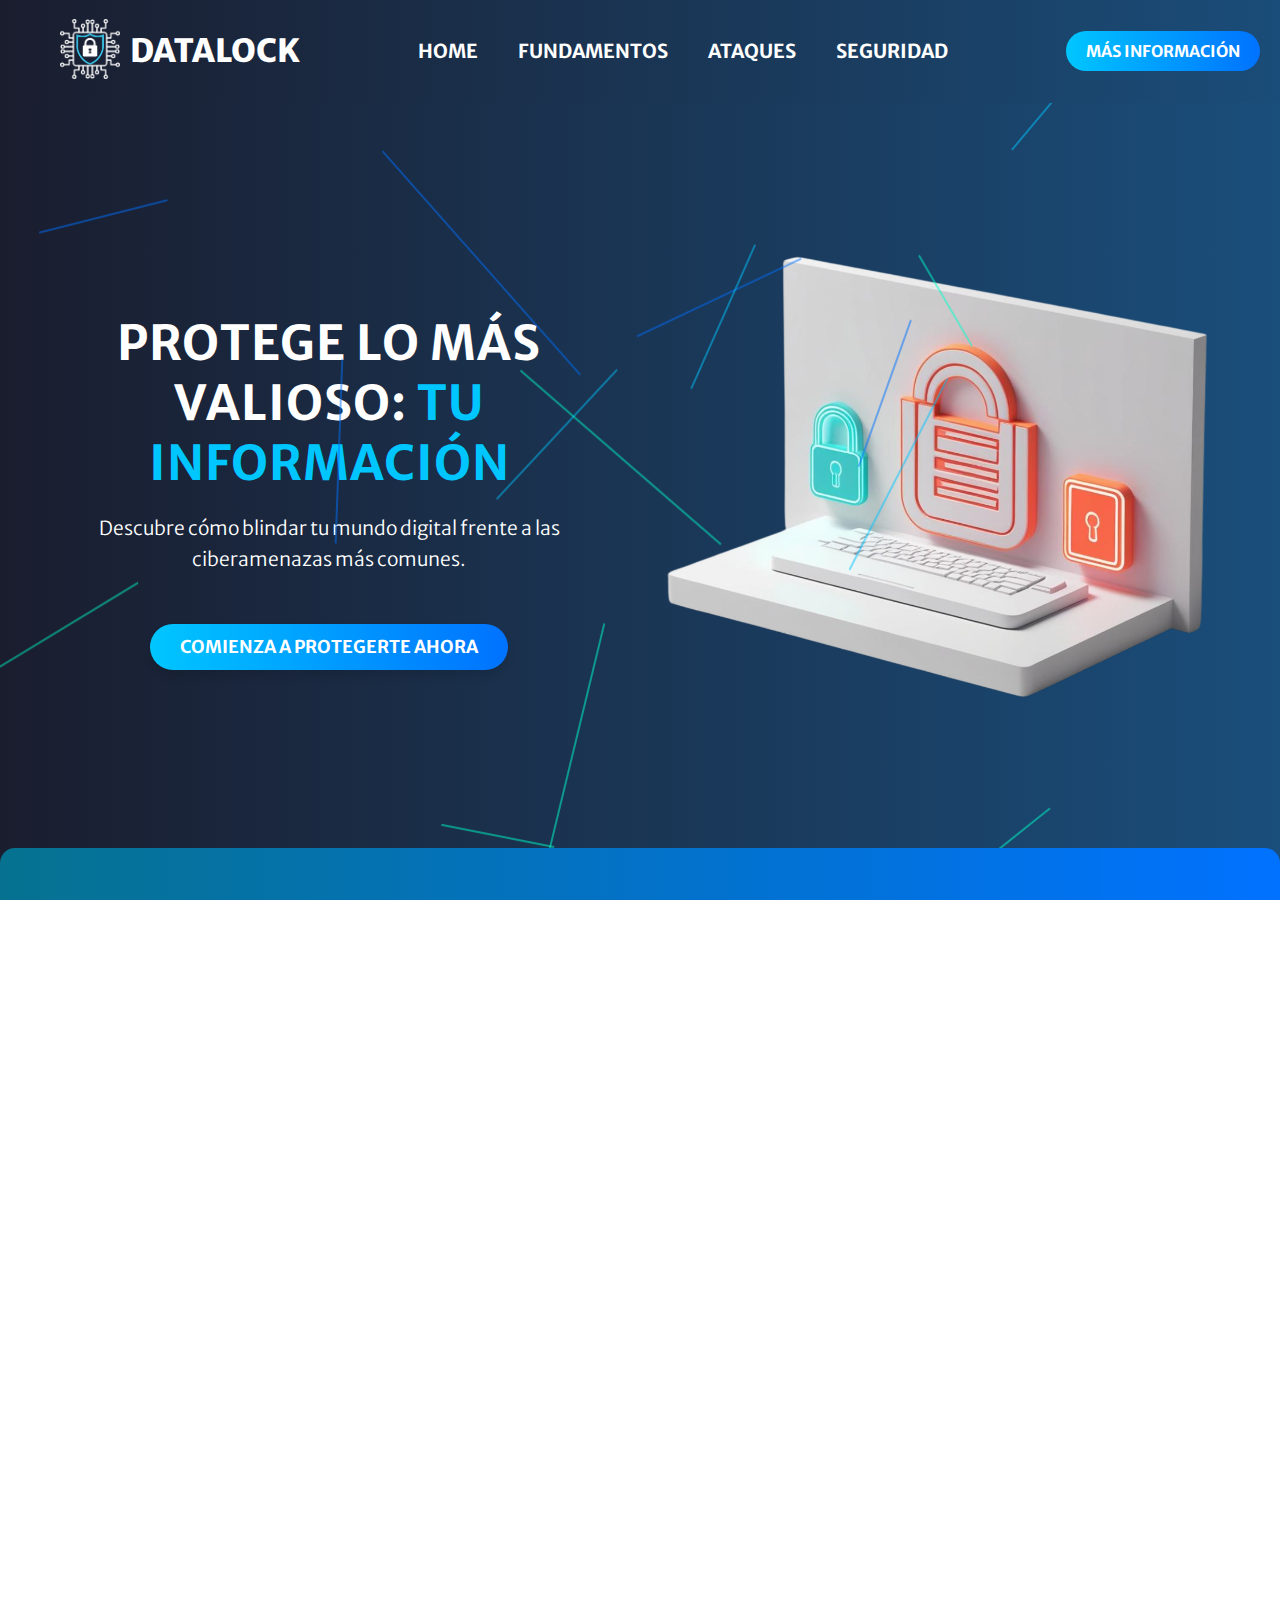
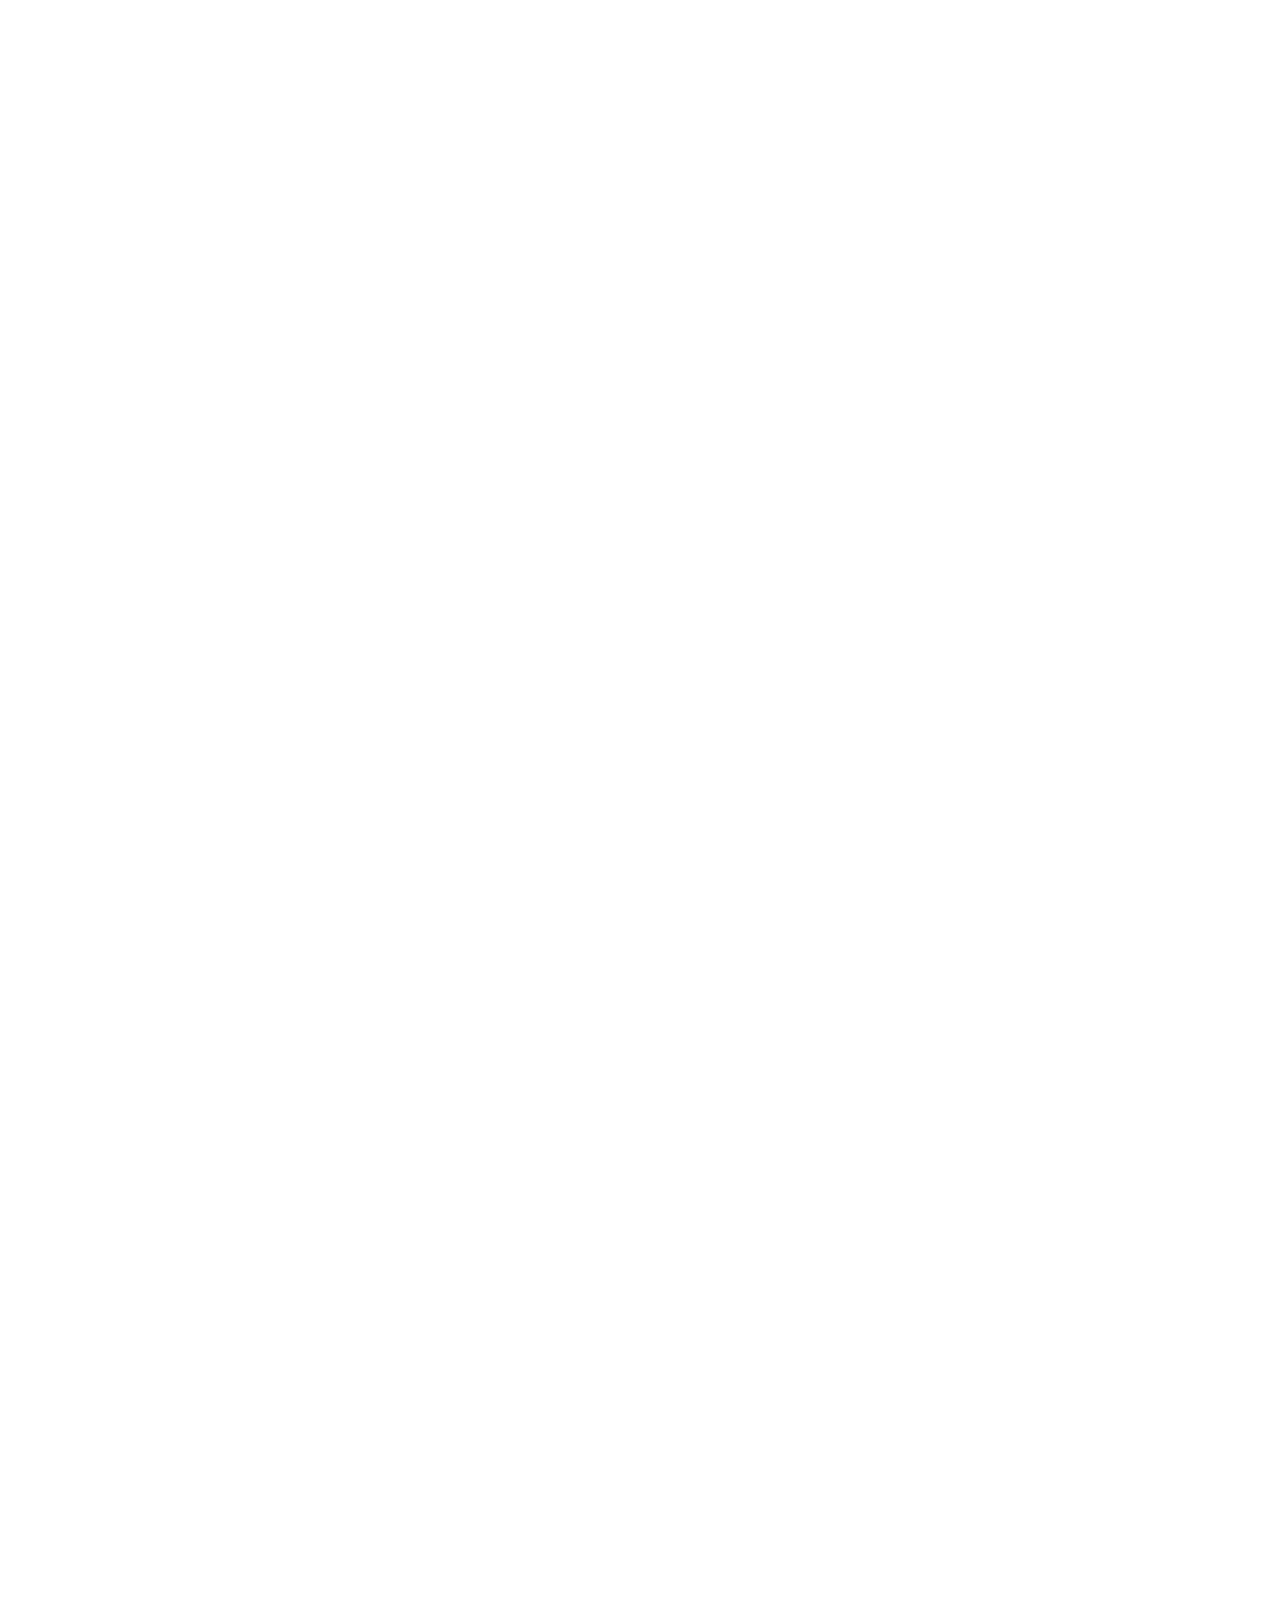
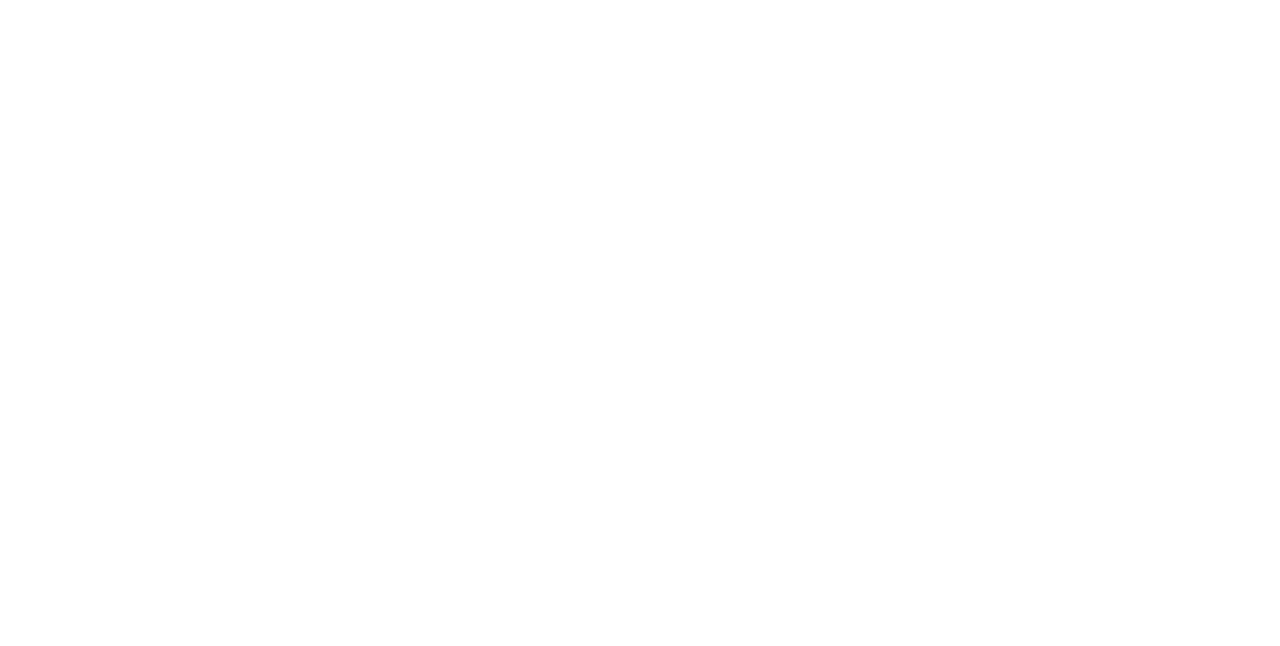
<file: index.html>
<!DOCTYPE html>
<html lang="es">

<head>
  <link rel="icon" type="image/x-icon" href="assets/img/logo.png" />
  <link href="https://cdnjs.cloudflare.com/ajax/libs/font-awesome/6.0.0-beta3/css/all.min.css" rel="stylesheet">
  <link href="https://fonts.googleapis.com/icon?family=Material+Icons" rel="stylesheet">
  <meta charset="UTF-8" />
  <meta name="viewport" content="width=device-width, initial-scale=1.0" />
  <title>DataLock</title>
  <link rel="stylesheet" href="assets/css/styles.css" />
  <!-- Vincula la hoja de estilos -->
</head>

<body>
  <!-- Sección de encabezado -->
  <header>
    <nav>
      <!-- Logo alineado a la izquierda -->
      <div class="logo">
        <a href="#">
          <img src="assets/img/logo_data.png" alt="Logo de Datalock" />
        </a>
        <h1 class="name-logo">DataLock</h1>
      </div>

      <!-- Enlaces de navegación centrados -->
      <ul class="nav-links">
        <li><a href="#">Home</a></li>
        <li><a href="#fundamentos">Fundamentos</a></li>
        <li><a href="#tipos-de-ataques">Ataques</a></li>
        <li><a href="#tipos-de-seguridad">Seguridad</a></li>
      </ul>

      <!-- Botón CTA alineado a la derecha -->
      <a href="https://ciberpaz.gov.co/portal/Secciones/Ciberpaz-Sensibilizaciones/" class="cta-btn">Más Información</a>
    </nav>
  </header>

  <section id="seccion1" class="hero">
    <canvas id="background-animation"></canvas>
    <div class="hero-content">
      <div class="text-content">
        <h1>
          Protege lo más valioso: <span class="highlight">tu información</span>
        </h1>
        <p>
          Descubre cómo blindar tu mundo digital frente a las ciberamenazas
          más comunes.
        </p>
        <a href="#tipos-de-ataques" class="cta-button">Comienza a protegerte ahora</a>
        <div class="square"></div>
      </div>
      <div class="image-content">
        <img src="/assets/img/img2.png" alt="Imagen de seguridad" />
      </div>
    </div>
  </section>



  <!-- Sección 2: Fundamentos de Ciberseguridad -->
  <section id="fundamentos" class="fundamentos-section">
    <div class="image-content">
      <img src="/assets/img/Img1.png" alt="Imagen de ciberseguridad" />
    </div>
    <div class="text-content">
      <h2>Fundamentos de <span class="important">Ciberseguridad</span></h2>
      <p>
        La <span class="important">ciberseguridad</span> es crucial para proteger nuestros <span class="important">datos
          personales</span> y
        la infraestructura <span class="important">digital</span>. Abarca una serie de prácticas,
        herramientas y técnicas para prevenir <span class="important">ataques</span> y mantener la integridad
        de los sistemas.
      </p>
      <ul>
        <li><i class="fas fa-check-circle check-icon"></i> Defensa contra amenazas externas e internas</li>
        <li><i class="fas fa-check-circle check-icon"></i> Protección de redes, dispositivos y datos</li>
        <li><i class="fas fa-check-circle check-icon"></i> Implementación de medidas preventivas y de respuesta</li>
      </ul>
    </div>
  </section>

  <!-- Sección 3: Tipos de Ataques -->
  <section id="tipos-de-ataques">
    <h2>Tipos de Ataques</h2>
    <div class="card-container">
      <!-- Tarjetas de cada tipo de ataque -->
      <div class="attack-card">
        <span class="material-icons icon-card">security</span> <!-- Icono de seguridad para Phishing -->
        <h3>Phishing</h3>
        <p>
          Engaños diseñados para robar tus credenciales al suplantar una
          entidad confiable.
        </p>
        <a href="phishing.html">Leer más</a>
      </div>

      <div class="attack-card">
        <span class="material-icons icon-card">bug_report</span> <!-- Icono de malware -->
        <h3>Malware</h3>
        <p>
          Software malicioso que daña tu sistema o roba información
          confidencial.
        </p>
        <a href="malware.html">Leer más</a>
      </div>

      <div class="attack-card">
        <span class="material-icons icon-card">lock</span> <!-- Icono de ransomware -->
        <h3>Ransomware</h3>
        <p>Secuestra tus archivos y exige un rescate para liberarlos.</p>
        <a href="ransomware.html">Leer más</a>
      </div>

      <div class="attack-card">
        <span class="material-icons icon-card">flash_on</span> <!-- Icono de denegación de servicio -->
        <h3>Denegación de Servicio (DoS)</h3>
        <p>
          Ataca y bloquea los recursos de un servidor, dejándolo inaccesible
          para los usuarios.
        </p>
        <a href="dos.html">Leer más</a>
      </div>

      <div class="attack-card">
        <span class="material-icons icon-card">vpn_key</span> <!-- Icono de spoofing -->
        <h3>Spoofing</h3>
        <p>
          Suplantación de identidad para hacer creer que proviene de una
          fuente confiable.
        </p>
        <a href="spoofing.html">Leer más</a>
      </div>

      <div class="attack-card">
        <span class="material-icons icon-card">code</span> <!-- Icono de código -->
        <h3>Inyección de Código</h3>
        <p>
          Inserta código malicioso en una aplicación para que ejecute comandos
          no deseados.
        </p>
        <a href="inyeccion.html">Leer más</a>
      </div>

      <!-- Agregar más tarjetas según sea necesario -->
    </div>
  </section>

  <!-- Sección 4: Tipos de Seguridad -->
  <section id="tipos-de-seguridad">
    <h2>Tipos de Seguridad</h2>
    <div class="card-container">
      <!-- Tarjetas de cada tipo de seguridad -->
      <div class="security-card">
        <div class="icon-container">
          <i class="fas fa-lock"></i> <!-- Aquí puedes cambiar el ícono según lo que necesites -->
        </div>
        <h3>Criptografía</h3>
        <p>Cifra la información para evitar accesos no autorizados.</p>
        <a href="criptografia.html">Leer más</a>
      </div>
      <div class="security-card">
        <div class="icon-container">
          <span class="material-icons">laptop_mac</span> <!-- Ícono para Pentesting -->
        </div>
        <h3>Pentesting</h3>
        <p>Prueba de seguridad que simula ataques reales</p>
        <a href="pentesting.html">Leer más</a>
      </div>

      <div class="security-card">
        <div class="icon-container">
          <span class="material-icons">network_wifi</span> <!-- Ícono para Seguridad en Redes -->
        </div>
        <h3>Seguridad en Redes</h3>
        <p>Protege las redes y sistemas contra intrusos y vulnerabilidades.</p>
        <a href="seguridadRedes.html">Leer más</a>
      </div>

      <div class="security-card">
        <div class="icon-container">
          <span class="material-icons">shield</span> <!-- Ícono para Autenticación y Autorización -->
        </div>
        <h3>Autenticación y Autorización</h3>
        <p>Verifica que los usuarios sean quienes dicen ser y que tengan permisos adecuados.</p>
        <a href="autenticacion.html">Leer más</a>
      </div>

      <div class="security-card">
        <div class="icon-container">
          <span class="material-icons">lock</span> <!-- Ícono para Seguridad en Aplicaciones Web -->
        </div>
        <h3>Seguridad en Aplicaciones Web</h3>
        <p>Protege aplicaciones web contra amenazas</p>
        <a href="web.html">Leer más</a>
      </div>
    </div>
  </section>

  <!-- Sección 5: Conclusiones y CTA a Ciber Paz -->
  <section id="informacion">
    <h2>Conclusiones</h2>
    <p>
      La ciberseguridad es fundamental para proteger nuestra información
      personal y empresarial. Adoptar prácticas de seguridad robustas es
      esencial para prevenir ataques y mantener la integridad de los sistemas.
    </p>
    <a href="https://ciberpaz.gov.co/portal/Secciones/Ciberpaz-Sensibilizaciones/" class="cta-button">Únete a Ciber
      Paz</a>
  </section>

  <!-- Footer -->
  <footer class="footer">
    <p>&copy; 2024 Datalock. Todos los derechos reservados.</p>
  </footer>


  <script src="/assets/js/script.js"></script>

</body>

</html>
</file>
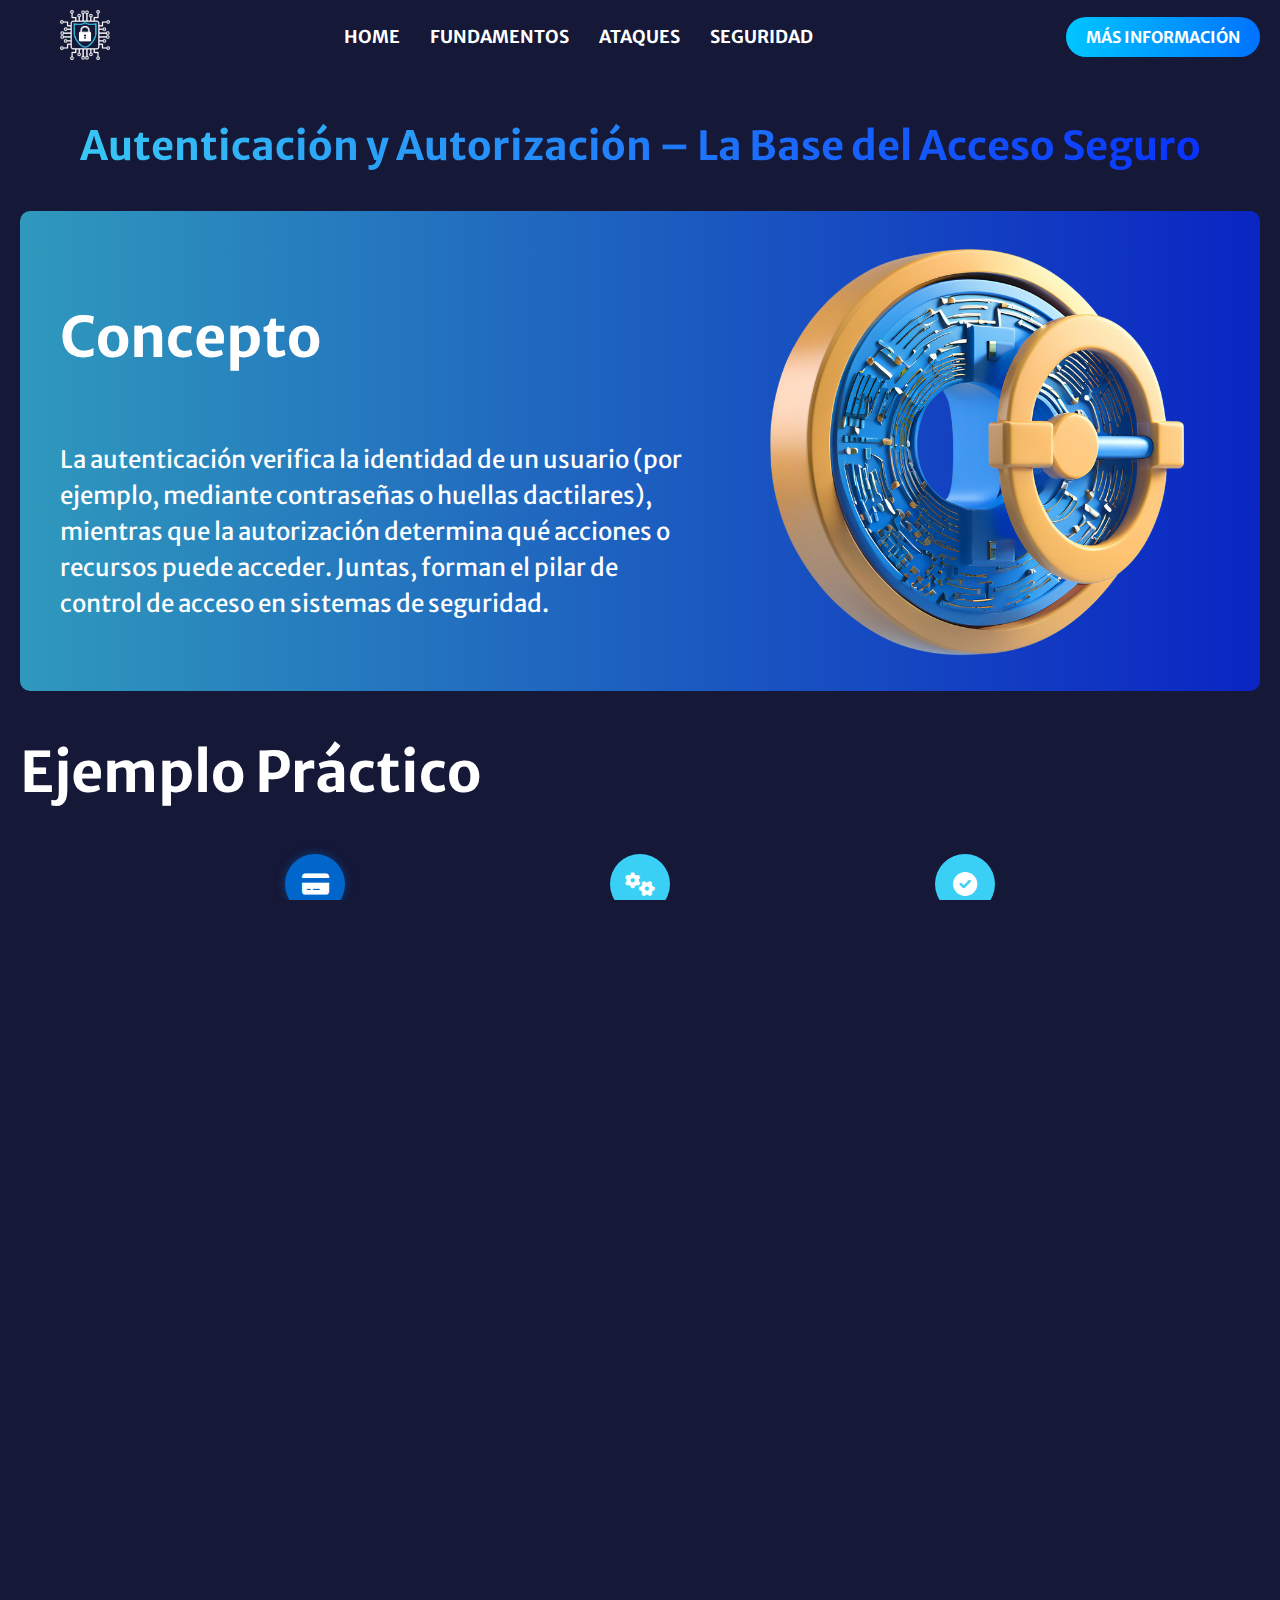
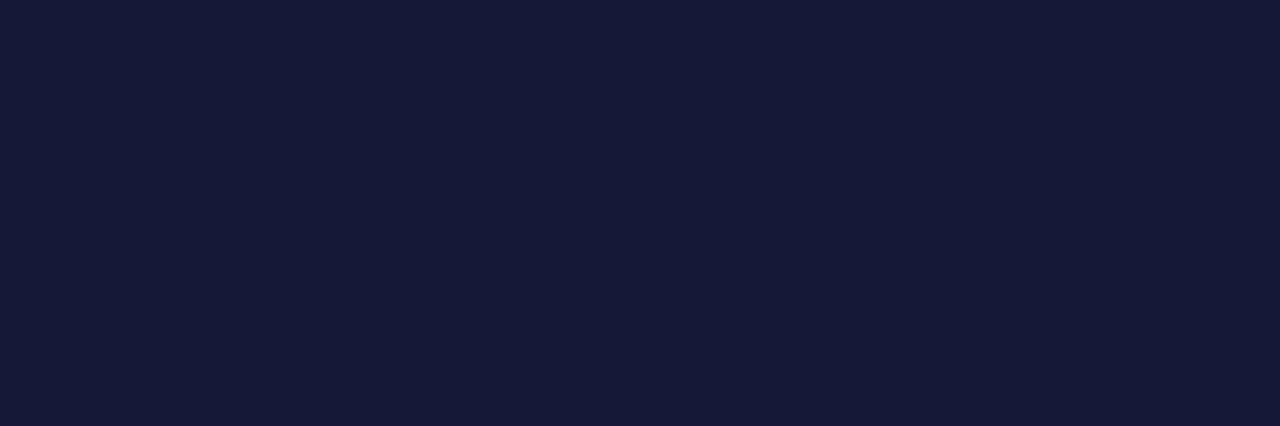
<file: autenticacion.html>
<!DOCTYPE html>
<html lang="es">

<head>
    <link rel="icon" type="image/x-icon" href="assets/img/logo.png">
    <meta charset="UTF-8">
    <meta name="viewport" content="width=device-width, initial-scale=1.0">
    <title>Autenticación y Autorización – La Base del Acceso Seguro</title>
    <link rel="stylesheet" href="assets/css/seguridad.css">
    <link rel="stylesheet" href="https://cdnjs.cloudflare.com/ajax/libs/font-awesome/6.0.0-beta3/css/all.min.css">
</head>
<body>
    <header>
        <nav>
            <!-- Logo alineado a la izquierda -->
            <div class="logo">
                <a href="/#">
                    <img src="assets/img/logo_data.png" alt="Logo de Datalock">
                </a>
            </div>

            <!-- Enlaces de navegación centrados -->
            <ul class="nav-links">
                <li><a href="/#">Home</a></li>
                <li><a href="/#fundamentos">Fundamentos</a></li>
                <li><a href="/#tipos-de-ataques">Ataques</a></li>
                <li><a href="/#tipos-de-seguridad">Seguridad</a></li>
            </ul>

            <!-- Botón CTA alineado a la derecha -->
            <a href="https://ciberpaz.gov.co/portal/Secciones/Ciberpaz-Sensibilizaciones/" class="cta-btn">Más Información</a>
        </nav>
    </header>
    <!-- Sección de Criptografía -->
    <section id="criptografia">
        <h1>Autenticación y Autorización – La Base del Acceso Seguro</h1>
        <!-- CONCEPTO -->
        <div class="concepto-container">
            <div class="texto-concepto">
                <h2 class="subtitulo">Concepto</h2>
                <p class="descripcion">
                    La autenticación verifica la identidad de un usuario (por ejemplo, mediante contraseñas o huellas
                    dactilares), mientras que la autorización determina qué acciones o recursos puede acceder. Juntas,
                    forman el pilar de control de acceso en sistemas de seguridad.
                </p>
            </div>
            <div class="imagen-concepto">
                <img src="assets/img/criptografia.png" alt="Imagen ilustrativa" />
            </div>
        </div>
        <section class="ejemplo-practico">
            <h2 class="subtitulo">Ejemplo Práctico</h2>

            <div class="circulos-container">
                <div class="circulo" id="circulo1">
                    <i class="fa fa-credit-card"></i>
                    <p class="nombre-circulo">Situación</p>
                </div>
                <div class="circulo" id="circulo2">
                    <i class="fa fa-cogs"></i>
                    <p class="nombre-circulo">Proceso</p>
                </div>
                <div class="circulo" id="circulo3">
                    <i class="fa fa-check-circle"></i>
                    <p class="nombre-circulo">Resultado</p>
                </div>
            </div>
            <!-- Contenedor donde el contenido cambiará dinámicamente -->
            <div class="contenido-ejemplo" id="contenido-ejemplo">
                <!-- Aquí se cambiará el contenido dinámicamente -->
            </div>
            <div class="botones-container">
                <button class="atras-btn" id="atras" style="display: none;">← Atrás</button>
                <button class="siguiente-btn" id="siguiente">Siguiente →</button>
            </div>
        </section>
        <section class="cryptography-section">
            <!-- Contenedor principal de las tres tarjetas -->
            <div class="card-container">
                <!-- Tarjeta 1: Tipos de Criptografía -->
                <div class="card">
                    <h3 class="section-title">Tipos</h3>
                    <ul class="crypto-list">
                        <li><strong>Autenticación:</strong> Contraseña, biometría, autenticación multifactor (MFA).</li>
                        <li><strong>Autorización:</strong> Roles (usuario, administrador), listas de control de acceso
                            (ACL).</li>
                    </ul>
                </div>
                <!-- Tarjeta 2: Ejemplo de Uso Cotidiano -->
                <div class="card">
                    <h3 class="section-title">Ejemplo de Uso Cotidiano</h3>
                    <p class="example-text">Una aplicación móvil que requiere contraseña para autenticarse y limita
                        acciones específicas según el usuario (un cliente no puede acceder a datos administrativos).</p>
                </div>
                <!-- Tarjeta 3: Consejo Práctico -->
                <div class="card">
                    <h3 class="section-title">Consejo Práctico</h3>
                    <ul class="practical-tips">
                        <li>Activa MFA siempre que sea posible.</li>
                        <li>Usa contraseñas únicas y actualízalas regularmente.</li>
                    </ul>
                </div>
            </div>
        </section>
        <!-- Vincula el archivo JavaScript -->
        <script src="assets/js/autenticacion.js"></script>

        <footer class="footer">
            <p>&copy; 2024 Datalock. Todos los derechos reservados.</p>
        </footer>
</body>
</html>
</file>
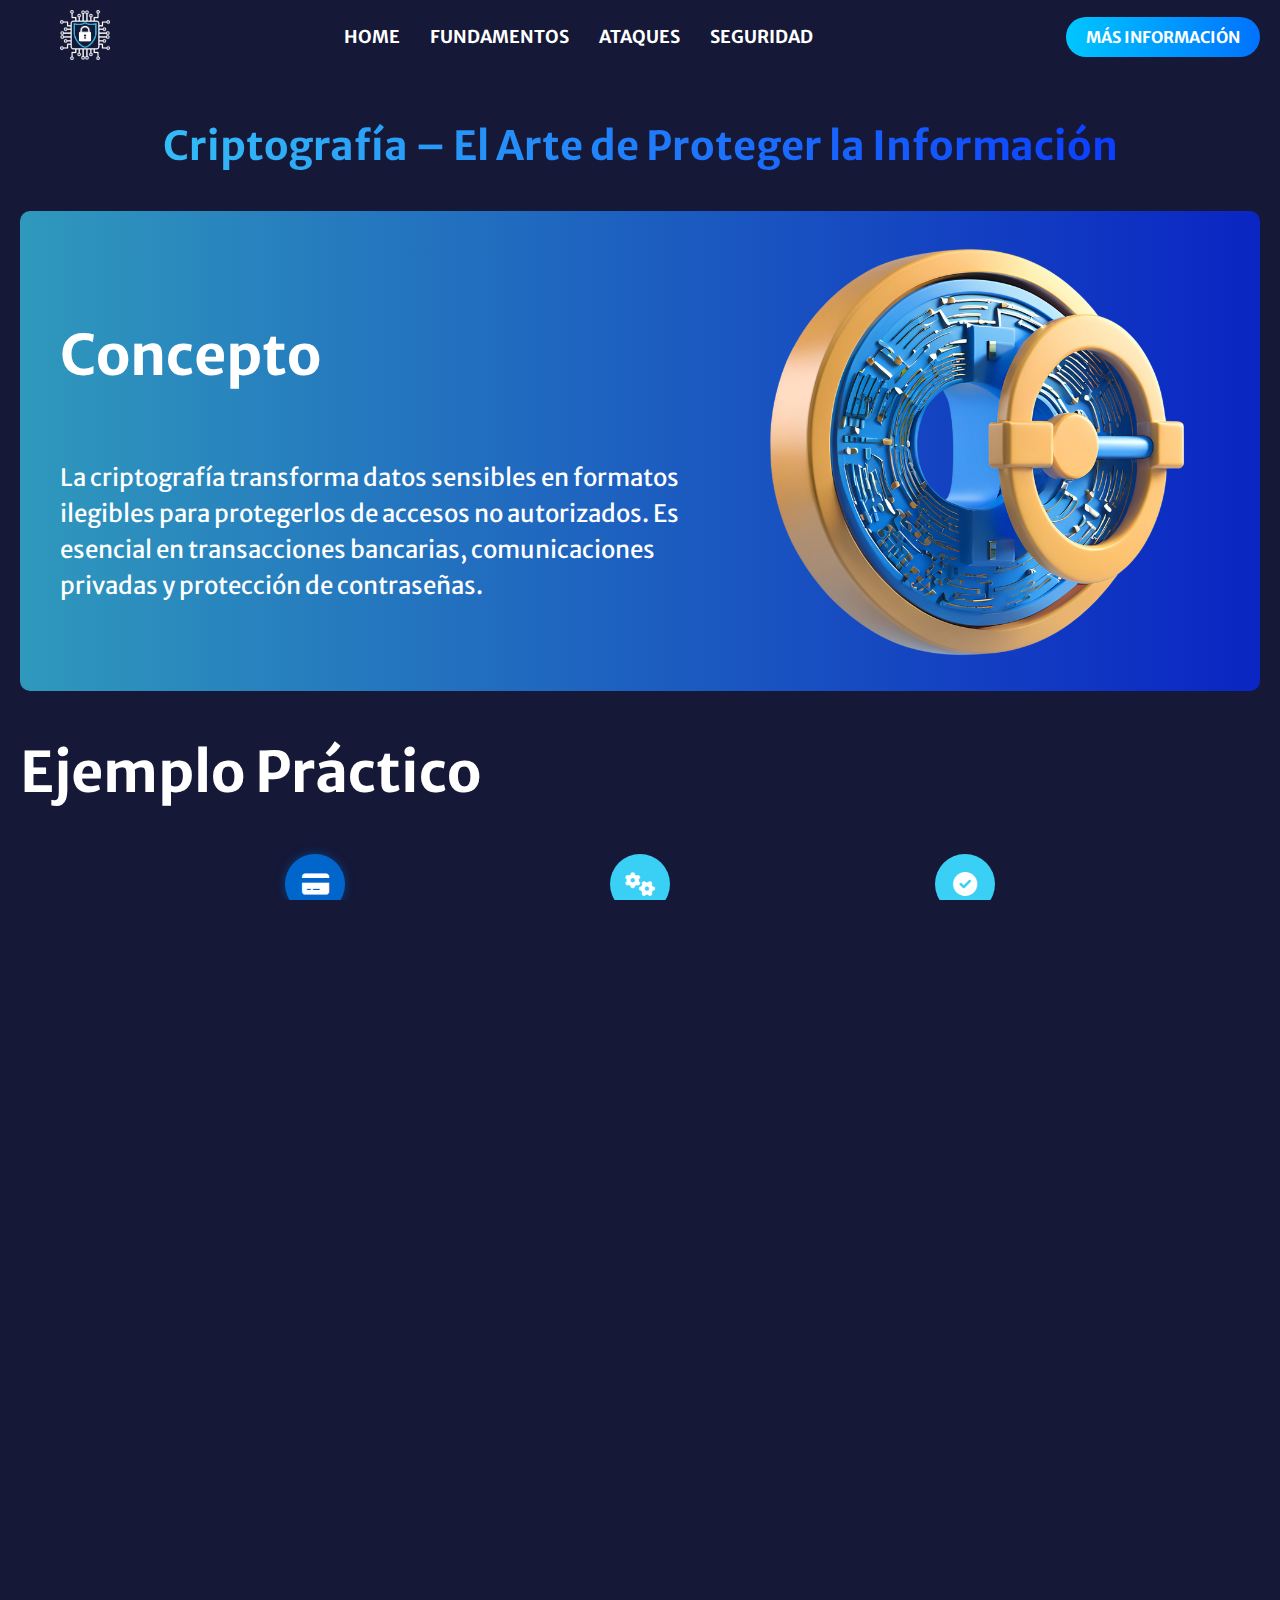
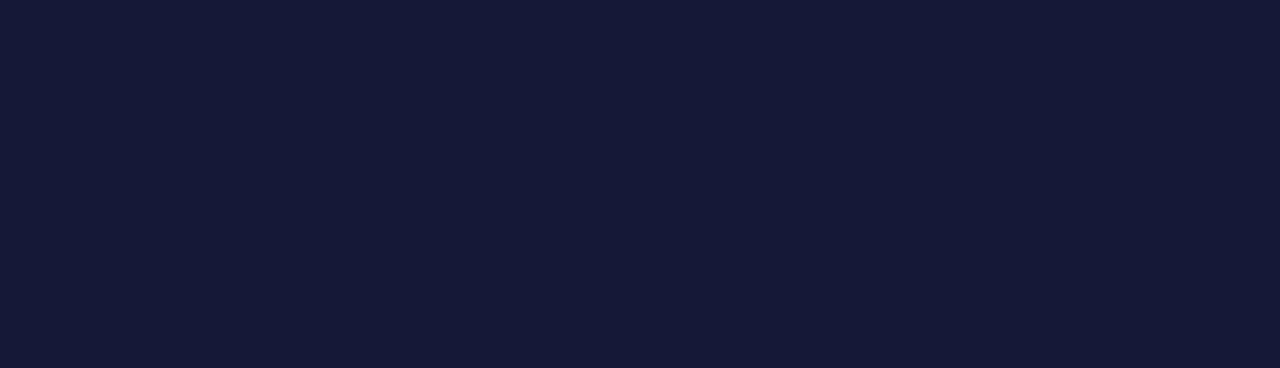
<file: criptografia.html>
<!DOCTYPE html>
<html lang="es">

<head>
    <link rel="icon" type="image/x-icon" href="assets/img/logo.png">
    <meta charset="UTF-8">
    <meta name="viewport" content="width=device-width, initial-scale=1.0">
    <title>Criptografía y Pentesting</title>
    <link rel="stylesheet" href="assets/css/seguridad.css">
    <link rel="stylesheet" href="https://cdnjs.cloudflare.com/ajax/libs/font-awesome/6.0.0-beta3/css/all.min.css">


</head>

<body>
    <header>
        <nav>
            <!-- Logo alineado a la izquierda -->
            <div class="logo">
                <a href="/#">
                    <img src="assets/img/logo_data.png" alt="Logo de Datalock">
                </a>
            </div>

            <!-- Enlaces de navegación centrados -->
            <ul class="nav-links">
                <li><a href="/#">Home</a></li>
                <li><a href="/#fundamentos">Fundamentos</a></li>
                <li><a href="/#tipos-de-ataques">Ataques</a></li>
                <li><a href="/#tipos-de-seguridad">Seguridad</a></li>
            </ul>

            <!-- Botón CTA alineado a la derecha -->
            <a href="https://ciberpaz.gov.co/portal/Secciones/Ciberpaz-Sensibilizaciones/" class="cta-btn">Más Información</a>
        </nav>
    </header>

    <!-- Sección de Criptografía -->
    <section id="criptografia">
        <h1>Criptografía – El Arte de Proteger la Información</h1>

        <!-- CONCEPTO -->
        <div class="concepto-container">
            <div class="texto-concepto">
                <h2 class="subtitulo">Concepto</h2>
                <p class="descripcion">
                    La criptografía transforma datos sensibles en formatos ilegibles para protegerlos de accesos no
                    autorizados. Es esencial en transacciones bancarias, comunicaciones privadas y protección de
                    contraseñas.
                </p>
            </div>
            <div class="imagen-concepto">
                <img src="assets/img/criptografia.png" alt="Imagen ilustrativa" />
            </div>
        </div>
        <section class="ejemplo-practico">
            <h2 class="subtitulo">Ejemplo Práctico</h2>

            <div class="circulos-container">
                <div class="circulo" id="circulo1">
                    <i class="fa fa-credit-card"></i>
                    <p class="nombre-circulo">Situación</p>
                </div>
                <div class="circulo" id="circulo2">
                    <i class="fa fa-cogs"></i>
                    <p class="nombre-circulo">Proceso</p>
                </div>
                <div class="circulo" id="circulo3">
                    <i class="fa fa-check-circle"></i>
                    <p class="nombre-circulo">Resultado</p>
                </div>
            </div>

            <!-- Contenedor donde el contenido cambiará dinámicamente -->
            <div class="contenido-ejemplo" id="contenido-ejemplo">
                <!-- Aquí se cambiará el contenido dinámicamente -->
            </div>

            <div class="botones-container">
                <button class="atras-btn" id="atras" style="display: none;">← Atrás</button>
                <button class="siguiente-btn" id="siguiente">Siguiente →</button>
            </div>
        </section>



<section class="cryptography-section">
    <!-- Contenedor principal de las tres tarjetas -->
    <div class="card-container">
        <!-- Tarjeta 1: Tipos de Criptografía -->
        <div class="card">
            <h3 class="section-title">Tipos de Criptografía</h3>
            <ul class="crypto-list">
                <li><strong>Simétrica:</strong> Una clave para cifrar y descifrar (ejemplo: AES).</li>
                <li><strong>Asimétrica:</strong> Claves pública y privada (ejemplo: RSA).</li>
            </ul>
        </div>

        <!-- Tarjeta 2: Ejemplo de Uso Cotidiano -->
        <div class="card">
            <h3 class="section-title">Ejemplo de Uso Cotidiano</h3>
            <p class="example-text">Aplicaciones de mensajería como WhatsApp usan cifrado de extremo a extremo para proteger los mensajes.</p>
        </div>

        <!-- Tarjeta 3: Consejo Práctico -->
        <div class="card">
            <h3 class="section-title">Consejo Práctico</h3>
            <ul class="practical-tips">
                <li>Usa herramientas con cifrado para proteger tus datos.</li>
                <li>Verifica el uso de HTTPS en los sitios web.</li>
            </ul>
        </div>
    </div>
</section>
        <!-- Vincula el archivo JavaScript -->
        <script src="assets/js/criptografia.js"></script>

        <footer class="footer">
            <p>&copy; 2024 Datalock. Todos los derechos reservados.</p>
        </footer>

</body>

</html>
</file>
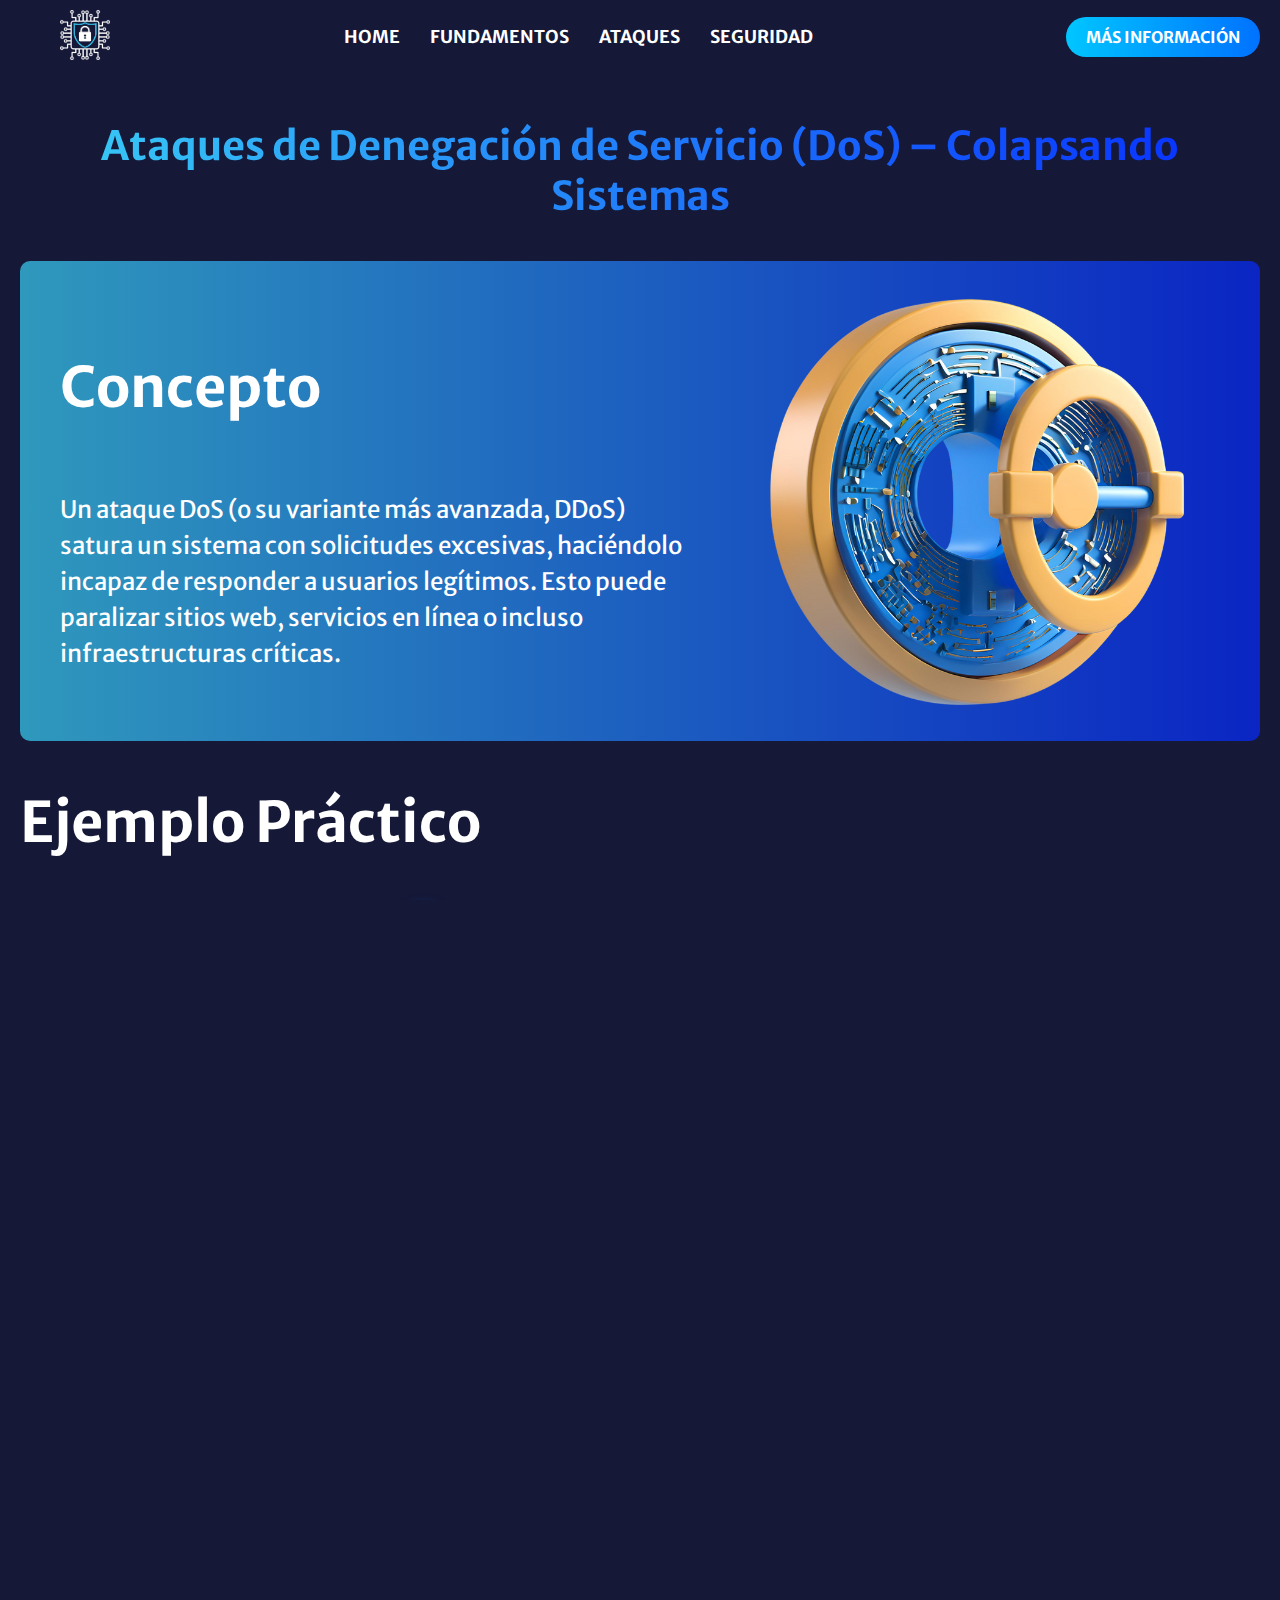
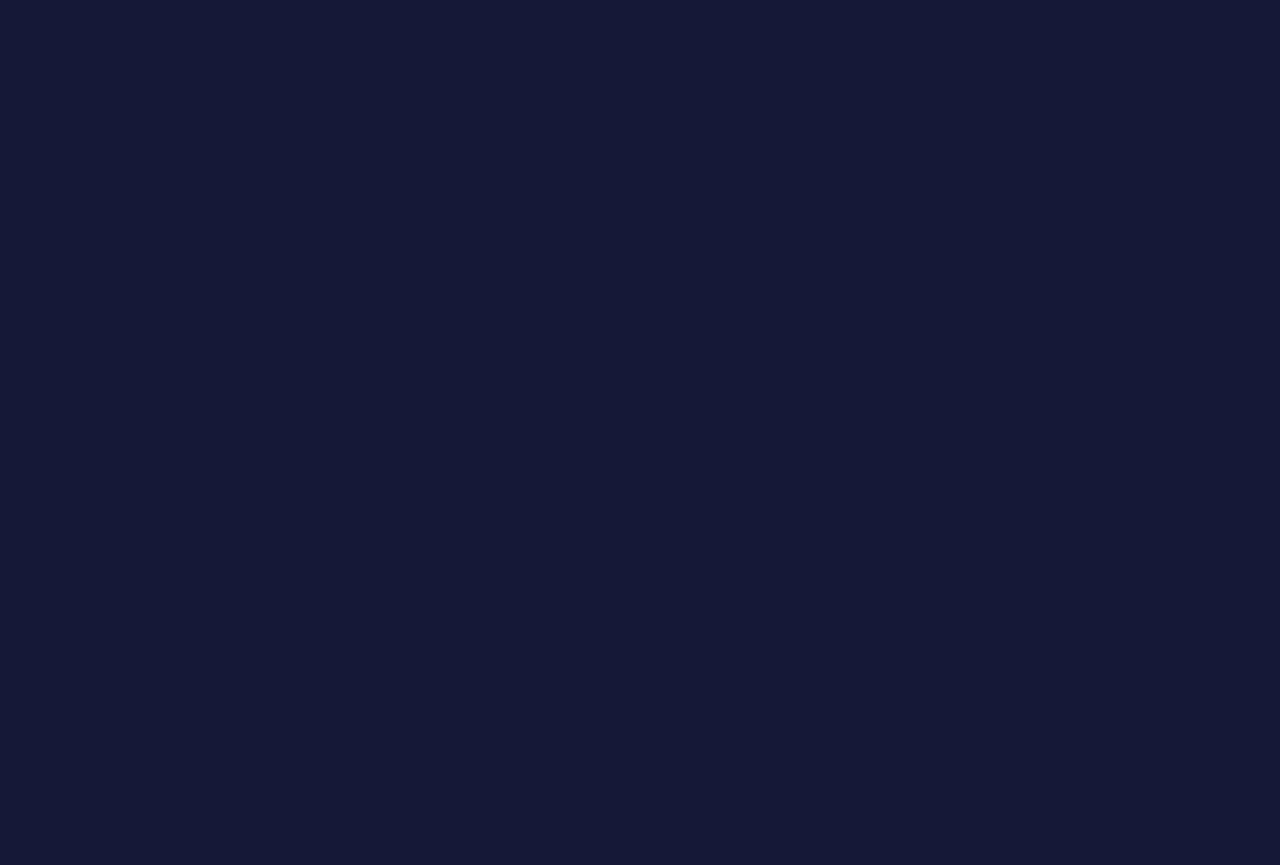
<file: dos.html>
<!DOCTYPE html>
<html lang="es">

<head>
    <link rel="icon" type="image/x-icon" href="assets/img/logo.png">
    <meta charset="UTF-8">
    <meta name="viewport" content="width=device-width, initial-scale=1.0">
    <title> Ataques de Denegación de Servicio (DoS) – Colapsando Sistemas</title>
    <link rel="stylesheet" href="assets/css/ataques.css">
    <link rel="stylesheet" href="https://cdnjs.cloudflare.com/ajax/libs/font-awesome/6.0.0-beta3/css/all.min.css">


</head>

<body>
    <header>
        <nav>
            <!-- Logo alineado a la izquierda -->
            <div class="logo">
                <a href="/#">
                    <img src="assets/img/logo_data.png" alt="Logo de Datalock">
                </a>
            </div>

            <!-- Enlaces de navegación centrados -->
            <ul class="nav-links">
                <li><a href="/#">Home</a></li>
                <li><a href="/#fundamentos">Fundamentos</a></li>
                <li><a href="/#tipos-de-ataques">Ataques</a></li>
                <li><a href="/#tipos-de-seguridad">Seguridad</a></li>
            </ul>

            <!-- Botón CTA alineado a la derecha -->
            <a href="https://ciberpaz.gov.co/portal/Secciones/Ciberpaz-Sensibilizaciones/" class="cta-btn">Más
                Información</a>
        </nav>
    </header>

    <!-- Sección de Criptografía -->
    <section id="criptografia">
        <h1> Ataques de Denegación de Servicio (DoS) – Colapsando Sistemas</h1>

        <!-- CONCEPTO -->
        <div class="concepto-container">
            <div class="texto-concepto">
                <h2 class="subtitulo">Concepto</h2>
                <p class="descripcion">
                    Un ataque DoS (o su variante más avanzada, DDoS) satura un sistema con solicitudes excesivas,
                    haciéndolo incapaz de responder a usuarios legítimos. Esto puede paralizar sitios web, servicios en
                    línea o incluso infraestructuras críticas.
                </p>
            </div>
            <div class="imagen-concepto">
                <img src="assets/img/criptografia.png" alt="Imagen ilustrativa" />
            </div>
        </div>
        <section class="ejemplo-practico">
            <h2 class="subtitulo">Ejemplo Práctico</h2>

            <div class="circulos-container">
                <div class="circulo" id="circulo1">
                    <i class="fa fa-credit-card"></i>
                    <p class="nombre-circulo">Situación</p>
                </div>
                <div class="circulo" id="circulo3">
                    <i class="fa fa-check-circle"></i>
                    <p class="nombre-circulo">Consecuencia</p>
                </div>
            </div>

            <!-- Contenedor donde el contenido cambiará dinámicamente -->
            <div class="contenido-ejemplo" id="contenido-ejemplo">
                <!-- Aquí se cambiará el contenido dinámicamente -->
            </div>

            <div class="botones-container">
                <button class="atras-btn" id="atras" style="display: none;">← Atrás</button>
                <button class="siguiente-btn" id="siguiente">Siguiente →</button>
            </div>
        </section>



        <section class="cryptography-section">
            <!-- Contenedor principal de las tres tarjetas -->


            <!-- Tarjeta 3: Consejo Práctico -->
            <div class="card">
                <h3 class="section-title">Consejo Práctico</h3>
                <ul class="practical-tips">
                    <li>Implementa firewalls que filtren el tráfico sospechoso.</li>
                    <li>Usa servicios en la nube con protección integrada contra DDoS</li>
                    <li>Monitorea tu red para detectar picos inusuales de tráfico.</li>
                </ul>
            </div>
            </div>
        </section>
        <!-- Vincula el archivo JavaScript -->
        <script src="assets/js/dos.js"></script>

        <footer class="footer">
            <p>&copy; 2024 Datalock. Todos los derechos reservados.</p>
        </footer>

</body>

</html>
</file>
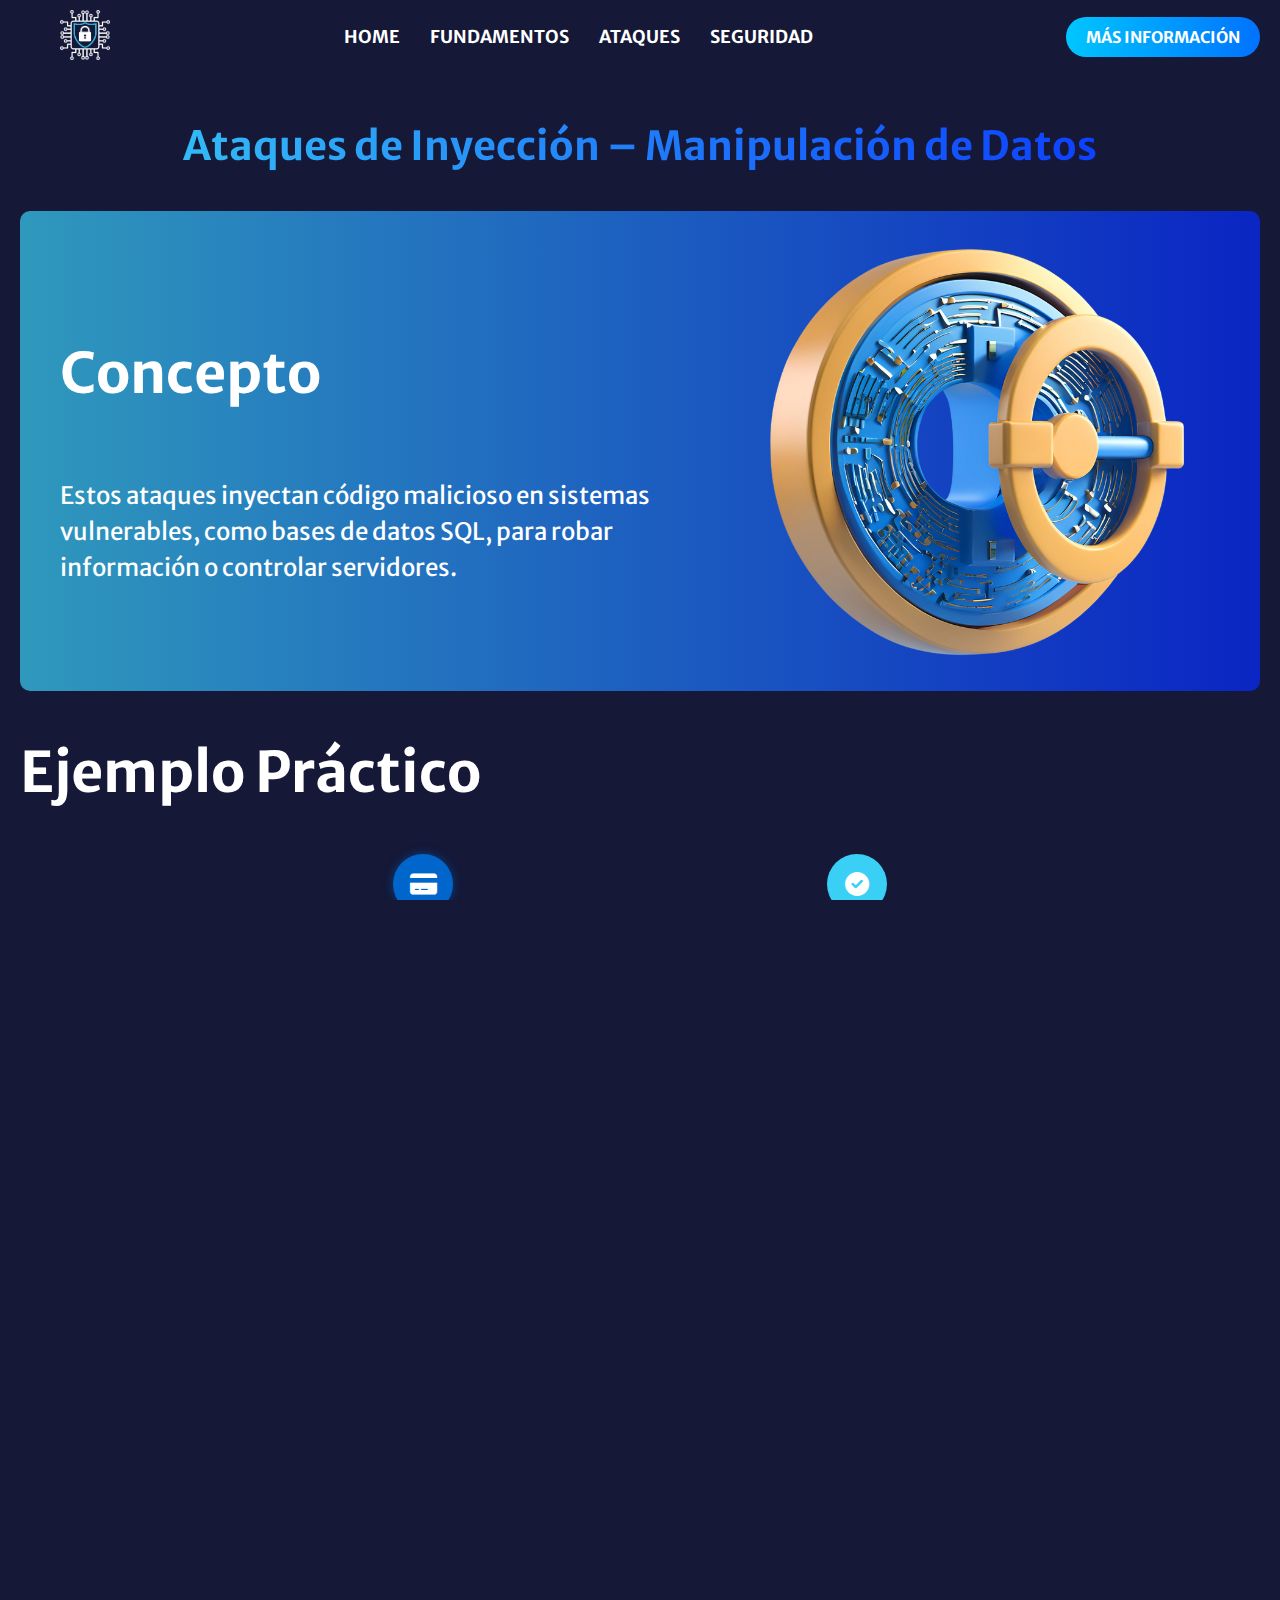
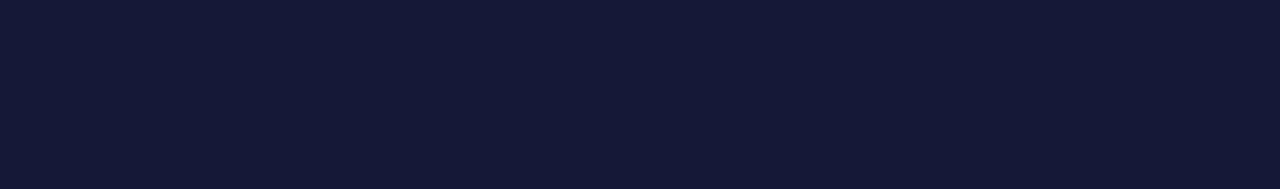
<file: inyeccion.html>
<!DOCTYPE html>
<html lang="es">

<head>
    <link rel="icon" type="image/x-icon" href="assets/img/logo.png">
    <meta charset="UTF-8">
    <meta name="viewport" content="width=device-width, initial-scale=1.0">
    <title>Ataques de Inyección – Manipulación de Datos</title>
    <link rel="stylesheet" href="assets/css/seguridad.css">
    <link rel="stylesheet" href="https://cdnjs.cloudflare.com/ajax/libs/font-awesome/6.0.0-beta3/css/all.min.css">


</head>

<body>
    <header>
        <nav>
            <!-- Logo alineado a la izquierda -->
            <div class="logo">
                <a href="/#">
                    <img src="assets/img/logo_data.png" alt="Logo de Datalock">
                </a>
            </div>

            <!-- Enlaces de navegación centrados -->
            <ul class="nav-links">
                <li><a href="/#">Home</a></li>
                <li><a href="/#fundamentos">Fundamentos</a></li>
                <li><a href="/#tipos-de-ataques">Ataques</a></li>
                <li><a href="/#tipos-de-seguridad">Seguridad</a></li>
            </ul>

            <!-- Botón CTA alineado a la derecha -->
            <a href="https://ciberpaz.gov.co/portal/Secciones/Ciberpaz-Sensibilizaciones/" class="cta-btn">Más Información</a>
        </nav>
    </header>

    <!-- Sección de Criptografía -->
    <section id="criptografia">
        <h1>Ataques de Inyección – Manipulación de Datos</h1>

        <!-- CONCEPTO -->
        <div class="concepto-container">
            <div class="texto-concepto">
                <h2 class="subtitulo">Concepto</h2>
                <p class="descripcion">
                    Estos ataques inyectan código malicioso en sistemas vulnerables, 
                    como bases de datos SQL, para robar información o controlar servidores.
                </p>
            </div>
            <div class="imagen-concepto">
                <img src="assets/img/criptografia.png" alt="Imagen ilustrativa" />
            </div>
        </div>
        <section class="ejemplo-practico">
            <h2 class="subtitulo">Ejemplo Práctico</h2>

            <div class="circulos-container">
                <div class="circulo" id="circulo1">
                    <i class="fa fa-credit-card"></i>
                    <p class="nombre-circulo">Situación</p>
                </div>
                <div class="circulo" id="circulo3">
                    <i class="fa fa-check-circle"></i>
                    <p class="nombre-circulo">Consecuencia</p>
                </div>
            </div>

            <!-- Contenedor donde el contenido cambiará dinámicamente -->
            <div class="contenido-ejemplo" id="contenido-ejemplo">
                <!-- Aquí se cambiará el contenido dinámicamente -->
            </div>

            <div class="botones-container">
                <button class="atras-btn" id="atras" style="display: none;">← Atrás</button>
                <button class="siguiente-btn" id="siguiente">Siguiente →</button>
            </div>
        </section>



<section class="cryptography-section">
    <!-- Contenedor principal de las tres tarjetas -->
    

        <!-- Tarjeta 3: Consejo Práctico -->
        <div class="card">
            <h3 class="section-title">Consejo Práctico</h3>
            <ul class="practical-tips">
                <li>Valida y sanitiza todas las entradas de usuario.</li>
                <li>Implementa controles de acceso estrictos.</li>
            </ul>
        </div>
    </div>
</section>
        <!-- Vincula el archivo JavaScript -->
        <script src="assets/js/phisihing.js"></script>

        <footer class="footer">
            <p>&copy; 2024 Datalock. Todos los derechos reservados.</p>
        </footer>

</body>

</html>
</file>
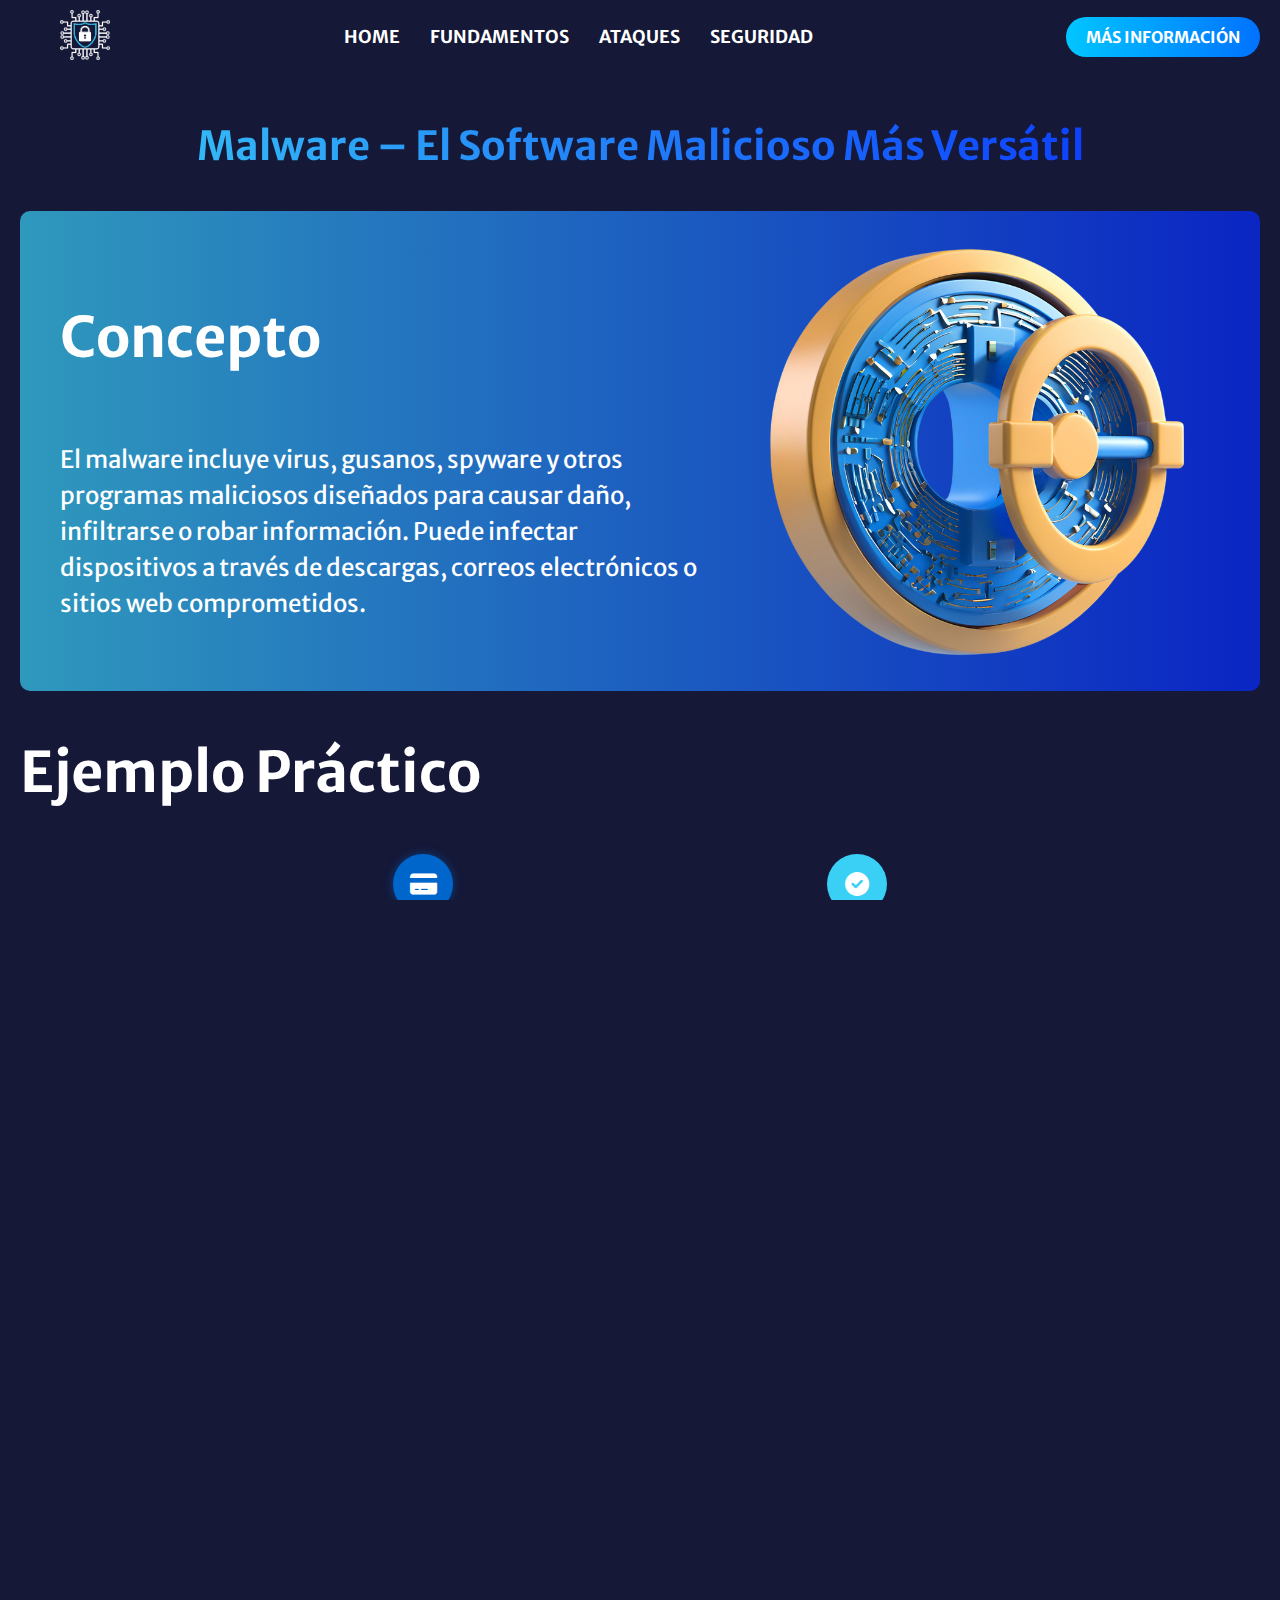
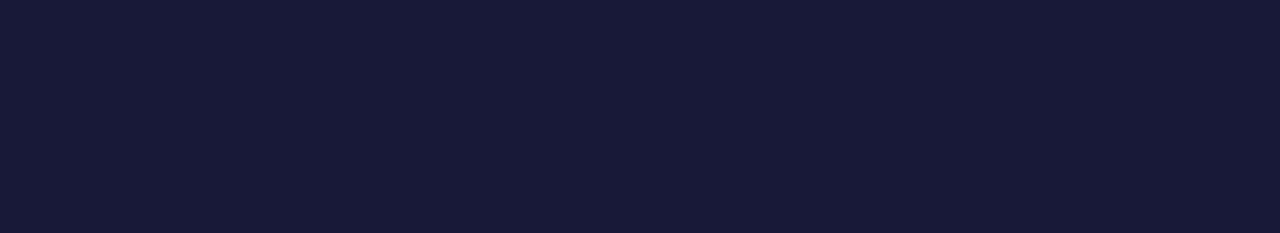
<file: malware.html>
<!DOCTYPE html>
<html lang="es">

<head>
    <link rel="icon" type="image/x-icon" href="assets/img/logo.png">
    <meta charset="UTF-8">
    <meta name="viewport" content="width=device-width, initial-scale=1.0">
    <title> Malware – El Software Malicioso Más Versátil</title>
    <link rel="stylesheet" href="assets/css/seguridad.css">
    <link rel="stylesheet" href="https://cdnjs.cloudflare.com/ajax/libs/font-awesome/6.0.0-beta3/css/all.min.css">


</head>

<body>
    <header>
        <nav>
            <!-- Logo alineado a la izquierda -->
            <div class="logo">
                <a href="/#">
                    <img src="assets/img/logo_data.png" alt="Logo de Datalock">
                </a>
            </div>

            <!-- Enlaces de navegación centrados -->
            <ul class="nav-links">
                <li><a href="/#">Home</a></li>
                <li><a href="/#fundamentos">Fundamentos</a></li>
                <li><a href="/#tipos-de-ataques">Ataques</a></li>
                <li><a href="/#tipos-de-seguridad">Seguridad</a></li>
            </ul>

            <!-- Botón CTA alineado a la derecha -->
            <a href="https://ciberpaz.gov.co/portal/Secciones/Ciberpaz-Sensibilizaciones/" class="cta-btn">Más Información</a>
        </nav>
    </header>

    <!-- Sección de Criptografía -->
    <section id="criptografia">
        <h1>Malware – El Software Malicioso Más Versátil</h1>

        <!-- CONCEPTO -->
        <div class="concepto-container">
            <div class="texto-concepto">
                <h2 class="subtitulo">Concepto</h2>
                <p class="descripcion">
                    El malware incluye virus, gusanos, spyware y otros programas maliciosos diseñados para causar daño, infiltrarse o robar información. 
                    Puede infectar dispositivos a través de descargas, correos electrónicos o sitios web comprometidos.
                </p>
            </div>
            <div class="imagen-concepto">
                <img src="assets/img/criptografia.png" alt="Imagen ilustrativa" />
            </div>
        </div>
        <section class="ejemplo-practico">
            <h2 class="subtitulo">Ejemplo Práctico</h2>

            <div class="circulos-container">
                <div class="circulo" id="circulo1">
                    <i class="fa fa-credit-card"></i>
                    <p class="nombre-circulo">Situación</p>
                </div>
                <div class="circulo" id="circulo3">
                    <i class="fa fa-check-circle"></i>
                    <p class="nombre-circulo">Consecuencia</p>
                </div>
            </div>

            <!-- Contenedor donde el contenido cambiará dinámicamente -->
            <div class="contenido-ejemplo" id="contenido-ejemplo">
                <!-- Aquí se cambiará el contenido dinámicamente -->
            </div>

            <div class="botones-container">
                <button class="atras-btn" id="atras" style="display: none;">← Atrás</button>
                <button class="siguiente-btn" id="siguiente">Siguiente →</button>
            </div>
        </section>



<section class="cryptography-section">
    <!-- Contenedor principal de las tres tarjetas -->
    

        <!-- Tarjeta 3: Consejo Práctico -->
        <div class="card">
            <h3 class="section-title">Consejo Práctico</h3>
            <ul class="practical-tips">
                <li>Usa un antivirus confiable.</li>
                <li>Descarga software solo de fuentes oficiales.</li>
                <li>Evita abrir correos o enlaces sospechosos.</li>
            </ul>
        </div>
    </div>
</section>
        <!-- Vincula el archivo JavaScript -->
        <script src="assets/js/phisihing.js"></script>

        <footer class="footer">
            <p>&copy; 2024 Datalock. Todos los derechos reservados.</p>
        </footer>

</body>

</html>
</file>
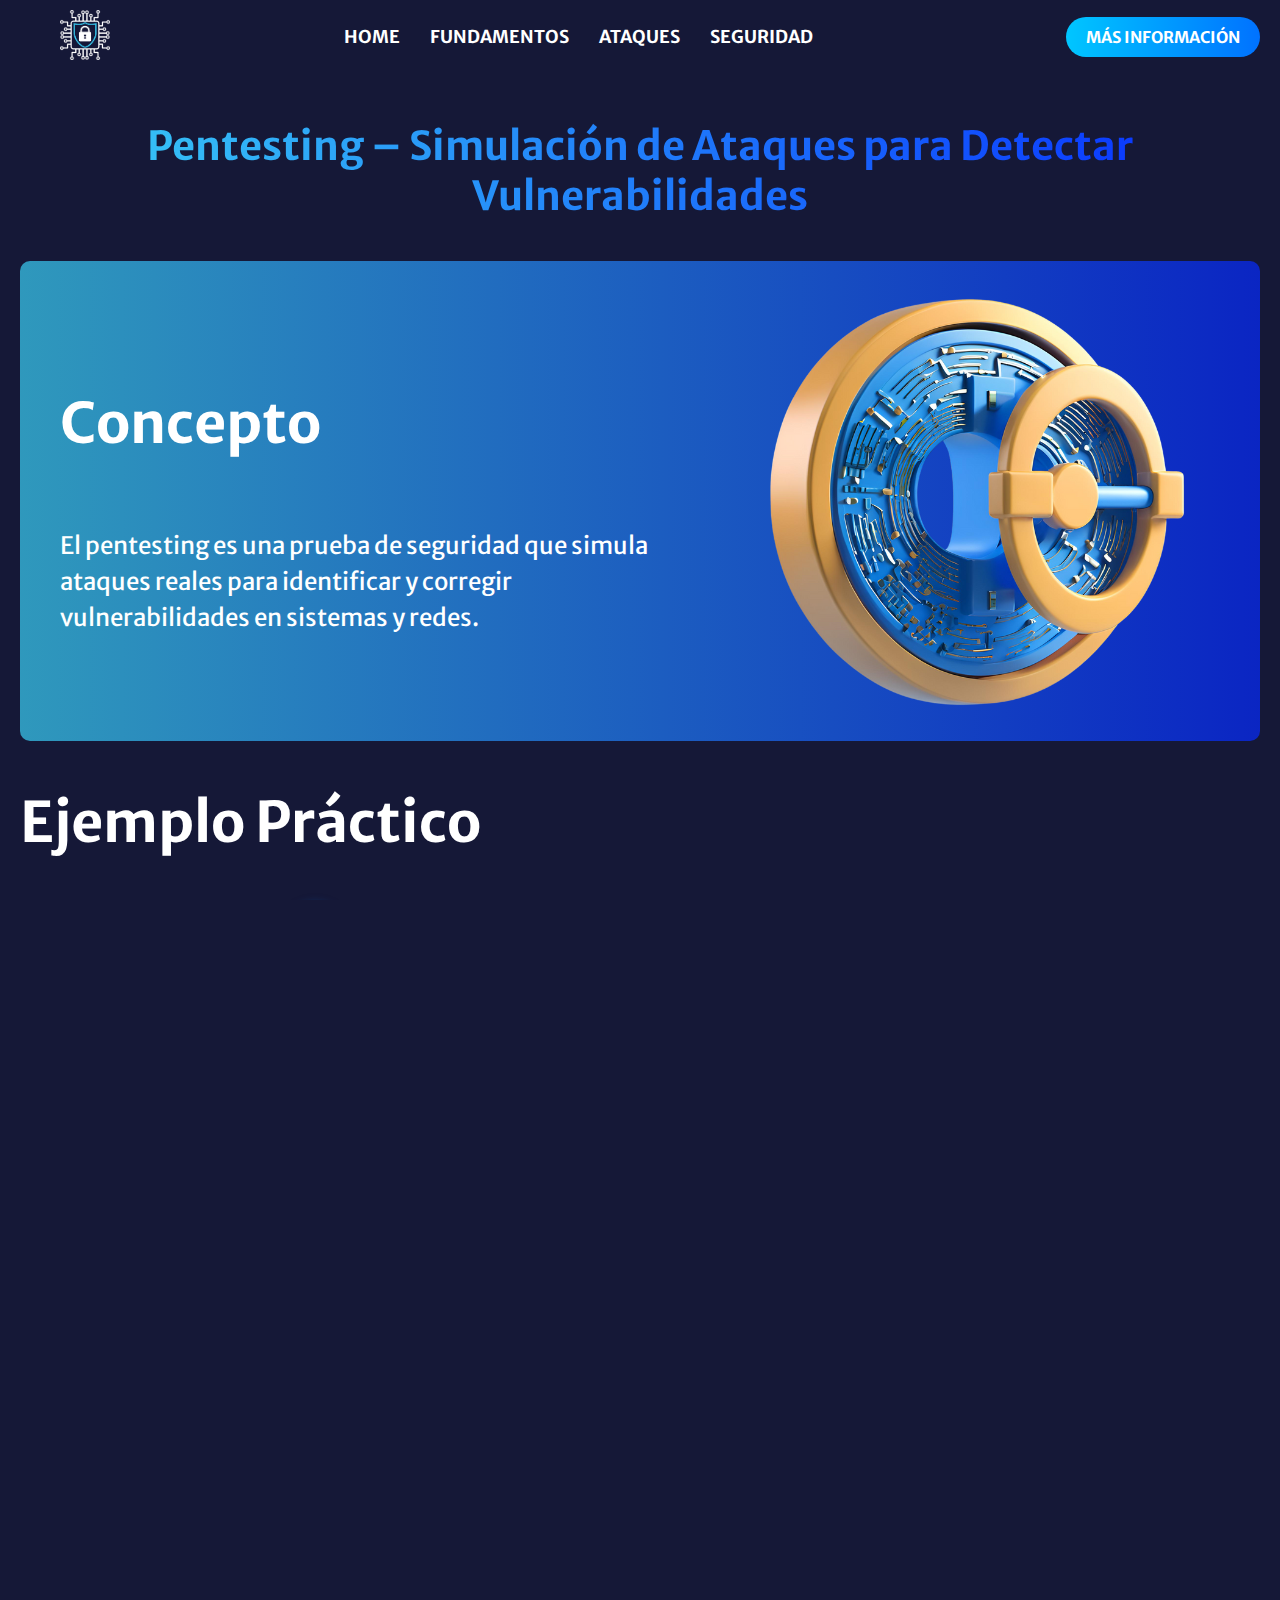
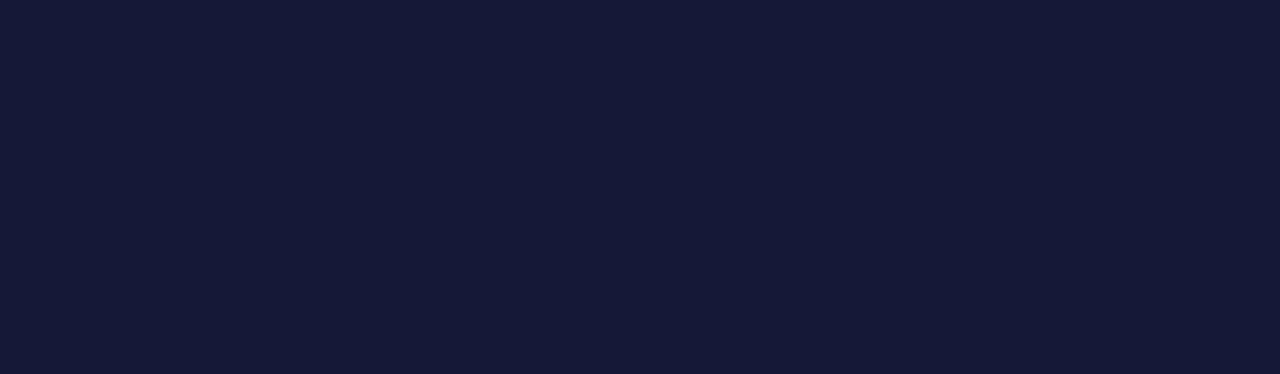
<file: pentesting.html>
<!DOCTYPE html>
<html lang="es">

<head>
    <link rel="icon" type="image/x-icon" href="assets/img/logo.png">
    <meta charset="UTF-8">
    <meta name="viewport" content="width=device-width, initial-scale=1.0">
    <title>Pentesting – Simulación de Ataques para Detectar Vulnerabilidades</title>
    <link rel="stylesheet" href="assets/css/seguridad.css">
    <link rel="stylesheet" href="https://cdnjs.cloudflare.com/ajax/libs/font-awesome/6.0.0-beta3/css/all.min.css">
</head>

<body>
    <header>
        <nav>
            <!-- Logo alineado a la izquierda -->
            <div class="logo">
                <a href="/#">
                    <img src="assets/img/logo_data.png" alt="Logo de Datalock">
                </a>
            </div>

            <!-- Enlaces de navegación centrados -->
            <ul class="nav-links">
                <li><a href="/#">Home</a></li>
                <li><a href="/#fundamentos">Fundamentos</a></li>
                <li><a href="/#tipos-de-ataques">Ataques</a></li>
                <li><a href="/#tipos-de-seguridad">Seguridad</a></li>
            </ul>

            <!-- Botón CTA alineado a la derecha -->
            <a href="https://ciberpaz.gov.co/portal/Secciones/Ciberpaz-Sensibilizaciones/" class="cta-btn">Más Información</a>
        </nav>
    </header>
    <!-- Sección de Criptografía -->
    <section id="criptografia">
        <h1>Pentesting – Simulación de Ataques para Detectar Vulnerabilidades</h1>
        <!-- CONCEPTO -->
        <div class="concepto-container">
            <div class="texto-concepto">
                <h2 class="subtitulo">Concepto</h2>
                <p class="descripcion">
                    El pentesting es una prueba de seguridad que simula ataques reales para identificar y corregir
                    vulnerabilidades en sistemas y redes.
                </p>
            </div>
            <div class="imagen-concepto">
                <img src="assets/img/criptografia.png" alt="Imagen ilustrativa" />
            </div>
        </div>
        <section class="ejemplo-practico">
            <h2 class="subtitulo">Ejemplo Práctico</h2>

            <div class="circulos-container">
                <div class="circulo" id="circulo1">
                    <i class="fa fa-credit-card"></i>
                    <p class="nombre-circulo">Situación</p>
                </div>
                <div class="circulo" id="circulo2">
                    <i class="fa fa-cogs"></i>
                    <p class="nombre-circulo">Proceso</p>
                </div>
                <div class="circulo" id="circulo3">
                    <i class="fa fa-check-circle"></i>
                    <p class="nombre-circulo">Resultado</p>
                </div>
            </div>
            <!-- Contenedor donde el contenido cambiará dinámicamente -->
            <div class="contenido-ejemplo" id="contenido-ejemplo">
                <!-- Aquí se cambiará el contenido dinámicamente -->
            </div>
            <div class="botones-container">
                <button class="atras-btn" id="atras" style="display: none;">← Atrás</button>
                <button class="siguiente-btn" id="siguiente">Siguiente →</button>
            </div>
        </section>
        <section class="cryptography-section">
            <!-- Contenedor principal de las tres tarjetas -->
            <div class="card-container">
                <!-- Tarjeta 1: Tipos de Criptografía -->
                <div class="card">
                    <h3 class="section-title">Tipos</h3>
                    <ul class="crypto-list">
                        <li><strong>Interno:</strong> Simula ataques desde dentro de la red.</li>
                        <li><strong>Externo:</strong> Simula ataques desde fuera de la red.</li>
                    </ul>
                </div>
                <!-- Tarjeta 2: Ejemplo de Uso Cotidiano -->
                <div class="card">
                    <h3 class="section-title">Ejemplo de Uso Cotidiano</h3>
                    <p class="example-text">Evaluar aplicaciones web para evitar accesos no autorizados por formularios vulnerables.</p>
                </div>
                <!-- Tarjeta 3: Consejo Práctico -->
                <div class="card">
                    <h3 class="section-title">Consejo Práctico</h3>
                    <ul class="practical-tips">
                        <li>Realiza pentests periódicos y corrige vulnerabilidades inmediatamente.</li>
                    </ul>
                </div>
            </div>
        </section>
        <!-- Vincula el archivo JavaScript -->
        <script src="assets/js/pentesting.js"></script>

        <footer class="footer">
            <p>&copy; 2024 Datalock. Todos los derechos reservados.</p>
        </footer>
</body>

</html>
</file>
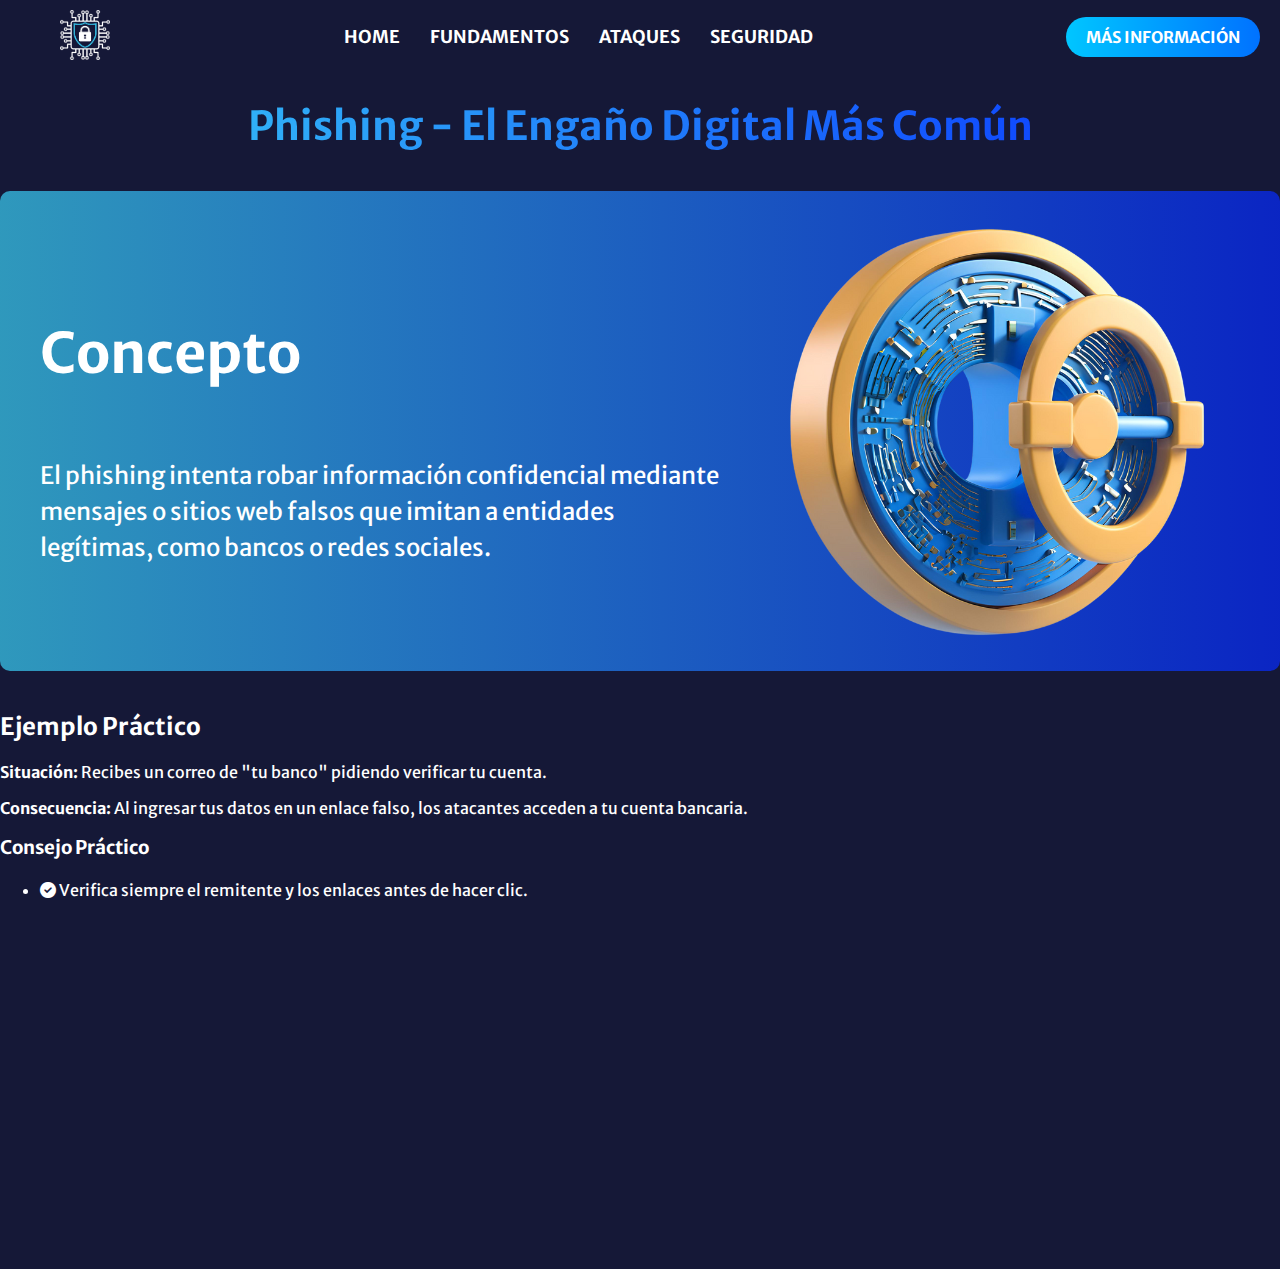
<file: phishing.html>
<!DOCTYPE html>
<html lang="es">

<head>
    <link rel="icon" type="image/x-icon" href="assets/img/logo.png">
    <meta charset="UTF-8">
    <meta name="viewport" content="width=device-width, initial-scale=1.0">
    <title>Phishing - El Engaño Digital Más Común</title>
    <link rel="stylesheet" href="assets/css/ataques.css">
    <link rel="stylesheet" href="https://cdnjs.cloudflare.com/ajax/libs/font-awesome/6.0.0-beta3/css/all.min.css">
</head>

<body>
    <header>
        <nav>
            <!-- Logo alineado a la izquierda -->
            <div class="logo">
                <a href="/#">
                    <img src="assets/img/logo_data.png" alt="Logo de Datalock">
                </a>
            </div>

            <!-- Enlaces de navegación centrados -->
            <ul class="nav-links">
                <li><a href="/#">Home</a></li>
                <li><a href="/#fundamentos">Fundamentos</a></li>
                <li><a href="/#tipos-de-ataques">Ataques</a></li>
                <li><a href="/#tipos-de-seguridad">Seguridad</a></li>
            </ul>

            <!-- Botón CTA alineado a la derecha -->
            <a href="https://ciberpaz.gov.co/portal/Secciones/Ciberpaz-Sensibilizaciones/" class="cta-btn">Más
                Información</a>
        </nav>
    </header>


    <section id="phishing">

        <!-- Sección de Phishing -->

        <h1 class="titulo">Phishing - El Engaño Digital Más Común</h1>

        <!-- CONCEPTO -->
        <div class="concepto-container">
            <div class="texto-concepto">
                <h2 class="subtitulo">Concepto</h2>
                <p class="descripcion">
                    El phishing intenta robar información confidencial mediante mensajes o sitios web falsos que imitan
                    a
                    entidades legítimas, como bancos o redes sociales.
                </p>
            </div>
            <div class="imagen-concepto">
                <img src="assets/img/criptografia.png" alt="Imagen ilustrativa" />
            </div>
        </div>


        <h2>Ejemplo Práctico</h2>
        <p><strong>Situación:</strong> Recibes un correo de "tu banco" pidiendo verificar tu cuenta.</p>
        <p><strong>Consecuencia:</strong> Al ingresar tus datos en un enlace falso, los atacantes acceden a tu cuenta
            bancaria.</p>

        <h3>Consejo Práctico</h3>
        <ul>
            <li><i class="fas fa-check-circle"></i> Verifica siempre el remitente y los enlaces antes de hacer clic.
            </li>
            <li><i class="fas fa-check-circle"></i> No compartas información sensible por correo.</li>
        </ul>

        <div class="phishing-animation">
            <div class="email">
                <i class="fas fa-envelope"></i>
                <p>Correo de "tu banco"</p>
            </div>
            <div class="arrow">
                <i class="fas fa-arrow-right"></i>
            </div>
            <div class="phishing-site">
                <i class="fas fa-exclamation-triangle"></i>
                <p>Sitio de Phishing</p>
            </div>
            <div class="arrow">
                <i class="fas fa-arrow-right"></i>
            </div>
            <div class="stolen-data">
                <i class="fas fa-user-secret"></i>
                <p>Datos Robados</p>
            </div>
        </div>
    </section>

    <!-- Footer -->
    <footer class="footer">
        <p>&copy; 2024 Datalock. Todos los derechos reservados.</p>
    </footer>

    <!-- Vincula el archivo JavaScript -->
    <script src="assets/js/script.js"></script>
</body>

</html>
</file>
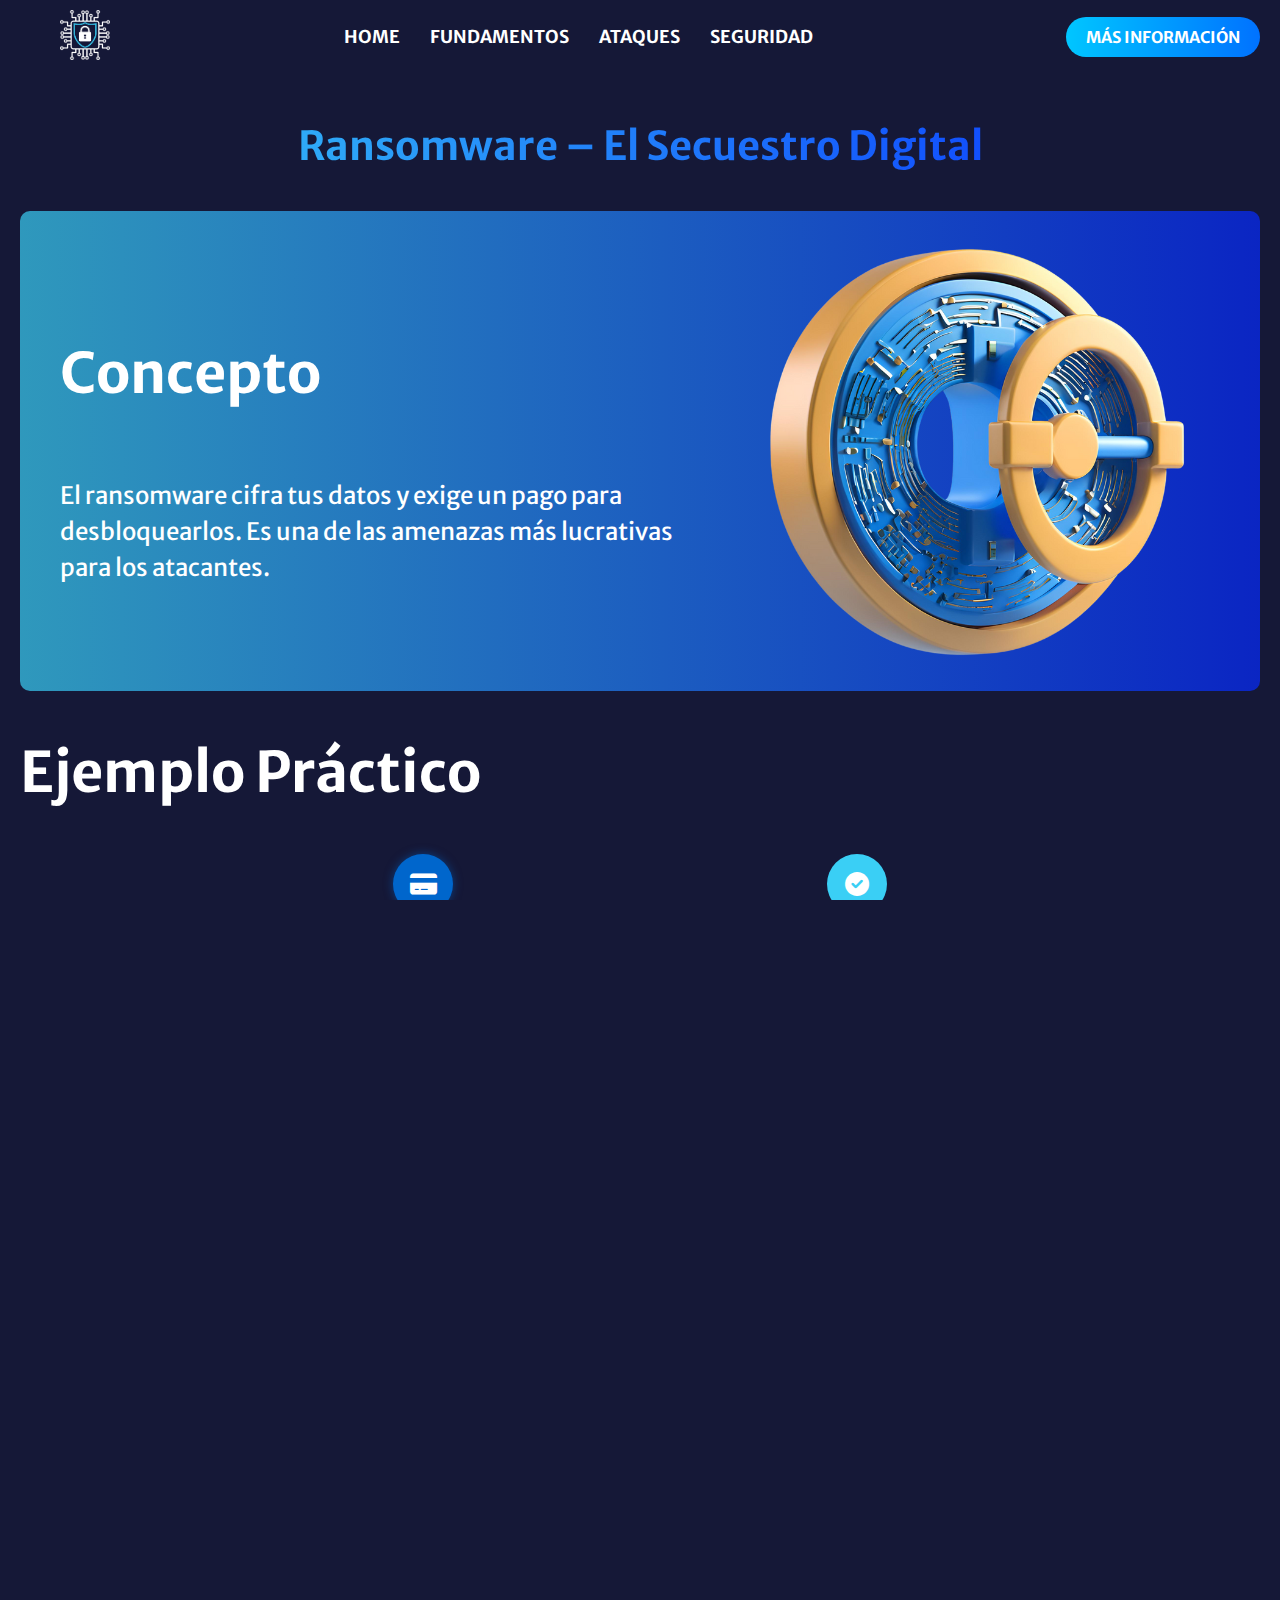
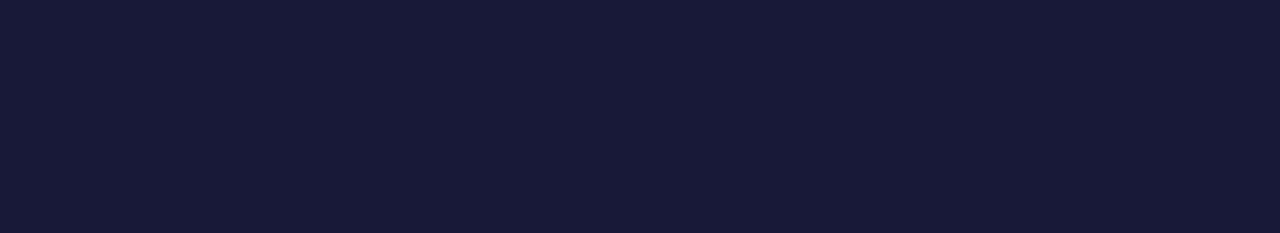
<file: ransomware.html>
<!DOCTYPE html>
<html lang="es">

<head>
    <link rel="icon" type="image/x-icon" href="assets/img/logo.png">
    <meta charset="UTF-8">
    <meta name="viewport" content="width=device-width, initial-scale=1.0">
    <title>Ransomware – El Secuestro Digital</title>
    <link rel="stylesheet" href="assets/css/seguridad.css">
    <link rel="stylesheet" href="https://cdnjs.cloudflare.com/ajax/libs/font-awesome/6.0.0-beta3/css/all.min.css">


</head>

<body>
    <header>
        <nav>
            <!-- Logo alineado a la izquierda -->
            <div class="logo">
                <a href="/#">
                    <img src="assets/img/logo_data.png" alt="Logo de Datalock">
                </a>
            </div>

            <!-- Enlaces de navegación centrados -->
            <ul class="nav-links">
                <li><a href="/#">Home</a></li>
                <li><a href="/#fundamentos">Fundamentos</a></li>
                <li><a href="/#tipos-de-ataques">Ataques</a></li>
                <li><a href="/#tipos-de-seguridad">Seguridad</a></li>
            </ul>

            <!-- Botón CTA alineado a la derecha -->
            <a href="https://ciberpaz.gov.co/portal/Secciones/Ciberpaz-Sensibilizaciones/" class="cta-btn">Más Información</a>
        </nav>
    </header>

    <!-- Sección de Criptografía -->
    <section id="criptografia">
        <h1>Ransomware – El Secuestro Digital</h1>

        <!-- CONCEPTO -->
        <div class="concepto-container">
            <div class="texto-concepto">
                <h2 class="subtitulo">Concepto</h2>
                <p class="descripcion">
                    El ransomware cifra tus datos y exige un pago para desbloquearlos. Es una de las amenazas más lucrativas para los atacantes.
                </p>
            </div>
            <div class="imagen-concepto">
                <img src="assets/img/criptografia.png" alt="Imagen ilustrativa" />
            </div>
        </div>
        <section class="ejemplo-practico">
            <h2 class="subtitulo">Ejemplo Práctico</h2>

            <div class="circulos-container">
                <div class="circulo" id="circulo1">
                    <i class="fa fa-credit-card"></i>
                    <p class="nombre-circulo">Situación</p>
                </div>
                <div class="circulo" id="circulo3">
                    <i class="fa fa-check-circle"></i>
                    <p class="nombre-circulo">Consecuencia</p>
                </div>
            </div>

            <!-- Contenedor donde el contenido cambiará dinámicamente -->
            <div class="contenido-ejemplo" id="contenido-ejemplo">
                <!-- Aquí se cambiará el contenido dinámicamente -->
            </div>

            <div class="botones-container">
                <button class="atras-btn" id="atras" style="display: none;">← Atrás</button>
                <button class="siguiente-btn" id="siguiente">Siguiente →</button>
            </div>
        </section>



<section class="cryptography-section">
    <!-- Contenedor principal de las tres tarjetas -->
    

        <!-- Tarjeta 3: Consejo Práctico -->
        <div class="card">
            <h3 class="section-title">Consejo Práctico</h3>
            <ul class="practical-tips">
                <li>Haz copias de seguridad regulares.</li>
                <li>Nunca abras archivos adjuntos sospechosos.</li>
                <li>Mantén el software actualizado para evitar vulnerabilidades.</li>
            </ul>
        </div>
    </div>
</section>
        <!-- Vincula el archivo JavaScript -->
        <script src="assets/js/phisihing.js"></script>

        <footer class="footer">
            <p>&copy; 2024 Datalock. Todos los derechos reservados.</p>
        </footer>

</body>

</html>
</file>
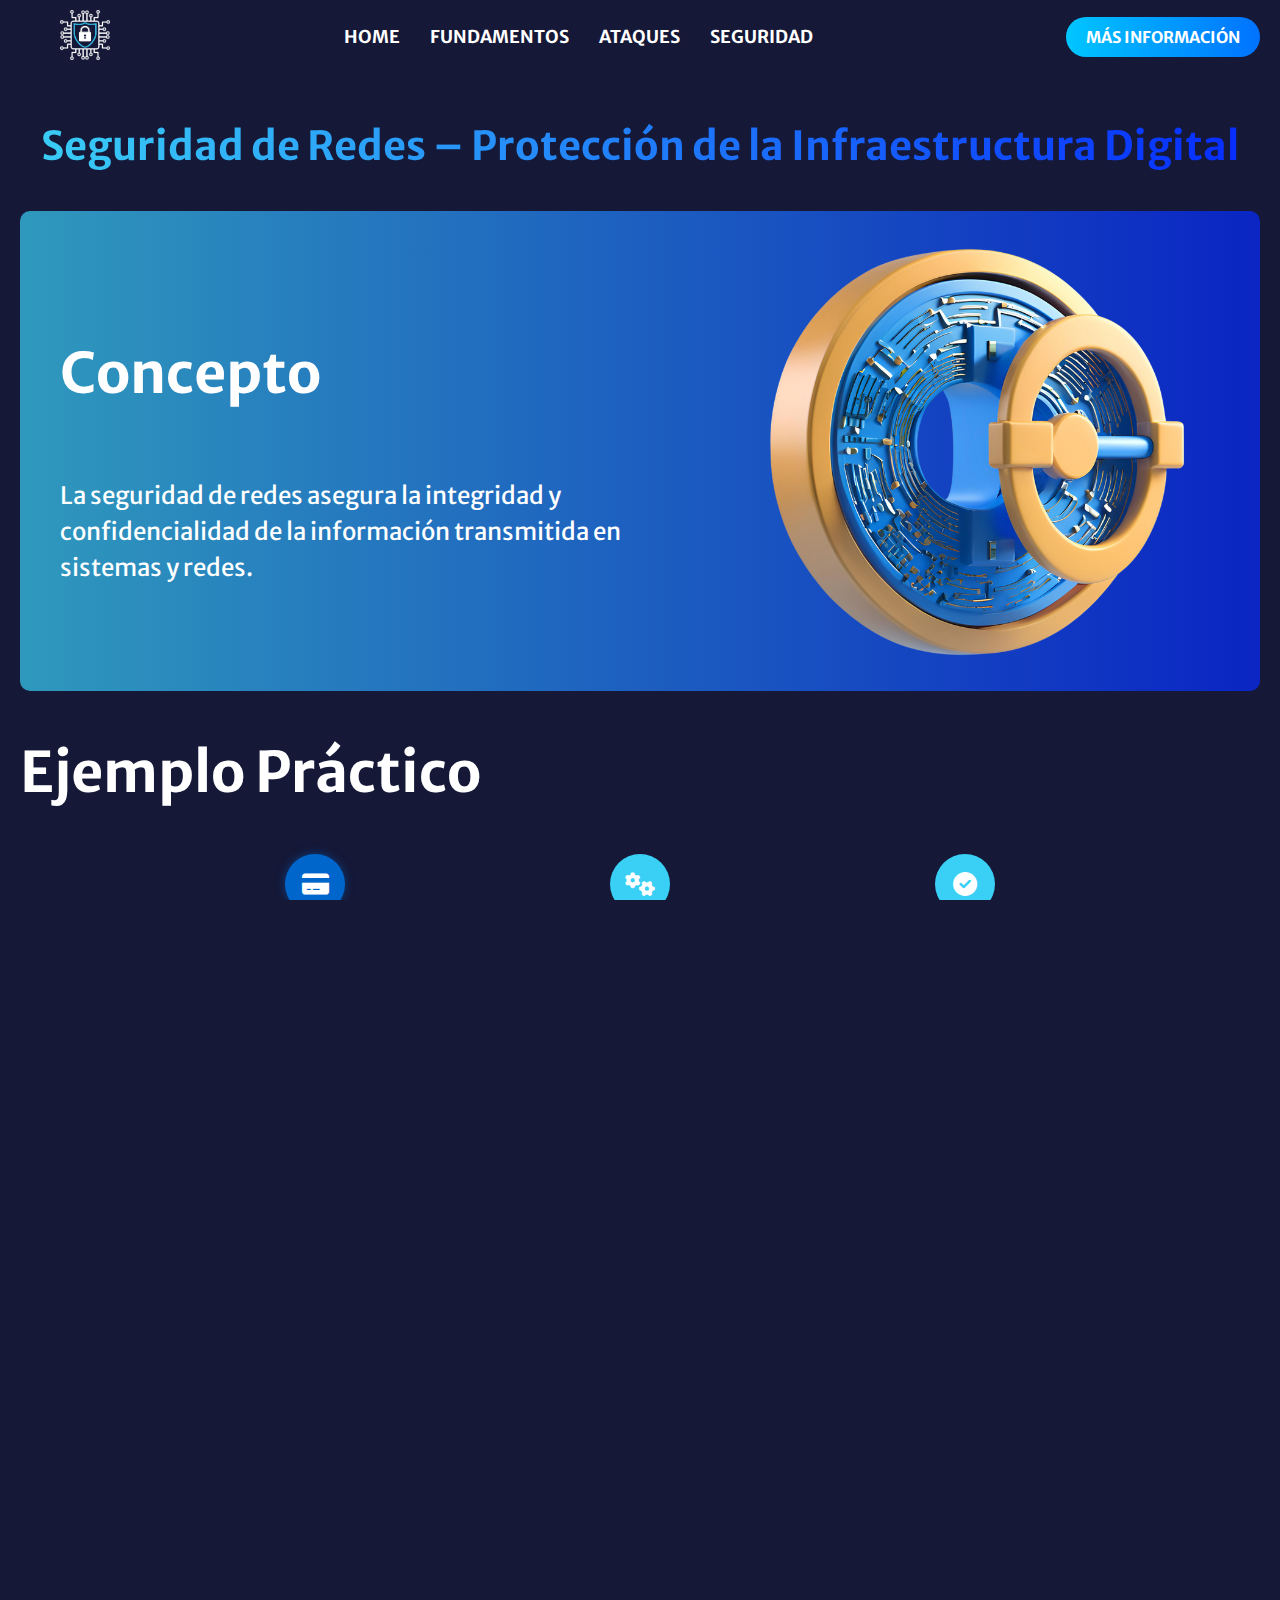
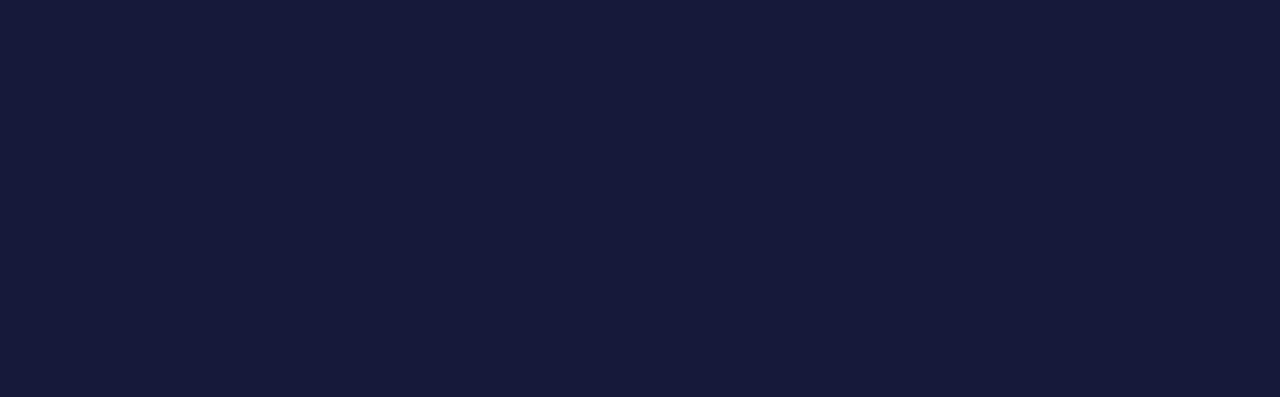
<file: seguridadRedes.html>
<!DOCTYPE html>
<html lang="es">

<head>
    <link rel="icon" type="image/x-icon" href="assets/img/logo.png">
    <meta charset="UTF-8">
    <meta name="viewport" content="width=device-width, initial-scale=1.0">
    <title>Seguridad de Redes – Protección de la Infraestructura Digital</title>
    <link rel="stylesheet" href="assets/css/seguridad.css">
    <link rel="stylesheet" href="https://cdnjs.cloudflare.com/ajax/libs/font-awesome/6.0.0-beta3/css/all.min.css">


</head>

<body>
    <header>
        <nav>
            <!-- Logo alineado a la izquierda -->
            <div class="logo">
                <a href="/#">
                    <img src="assets/img/logo_data.png" alt="Logo de Datalock">
                </a>
            </div>

            <!-- Enlaces de navegación centrados -->
            <ul class="nav-links">
                <li><a href="/#">Home</a></li>
                <li><a href="/#fundamentos">Fundamentos</a></li>
                <li><a href="/#tipos-de-ataques">Ataques</a></li>
                <li><a href="/#tipos-de-seguridad">Seguridad</a></li>
            </ul>

            <!-- Botón CTA alineado a la derecha -->
            <a href="https://ciberpaz.gov.co/portal/Secciones/Ciberpaz-Sensibilizaciones/" class="cta-btn">Más Información</a>
        </nav>
    </header>

    <!-- Sección de Criptografía -->
    <section id="criptografia">
        <h1>Seguridad de Redes – Protección de la Infraestructura Digital</h1>

        <!-- CONCEPTO -->
        <div class="concepto-container">
            <div class="texto-concepto">
                <h2 class="subtitulo">Concepto</h2>
                <p class="descripcion">
                    La seguridad de redes asegura la integridad y confidencialidad de la información transmitida en sistemas y redes.
                </p>
            </div>
            <div class="imagen-concepto">
                <img src="assets/img/criptografia.png" alt="Imagen ilustrativa" />
            </div>
        </div>
        <section class="ejemplo-practico">
            <h2 class="subtitulo">Ejemplo Práctico</h2>

            <div class="circulos-container">
                <div class="circulo" id="circulo1">
                    <i class="fa fa-credit-card"></i>
                    <p class="nombre-circulo">Situación</p>
                </div>
                <div class="circulo" id="circulo2">
                    <i class="fa fa-cogs"></i>
                    <p class="nombre-circulo">Proceso</p>
                </div>
                <div class="circulo" id="circulo3">
                    <i class="fa fa-check-circle"></i>
                    <p class="nombre-circulo">Resultado</p>
                </div>
            </div>

            <!-- Contenedor donde el contenido cambiará dinámicamente -->
            <div class="contenido-ejemplo" id="contenido-ejemplo">
                <!-- Aquí se cambiará el contenido dinámicamente -->
            </div>

            <div class="botones-container">
                <button class="atras-btn" id="atras" style="display: none;">← Atrás</button>
                <button class="siguiente-btn" id="siguiente">Siguiente →</button>
            </div>
        </section>



<section class="cryptography-section">
    <!-- Contenedor principal de las tres tarjetas -->
    <div class="card-container">
        <!-- Tarjeta 1: Tipos de Criptografía -->
        <div class="card">
            <h3 class="section-title">Tipos</h3>
            <ul class="crypto-list">
                <li><strong>Perimetral:</strong>Firewalls y sistemas de detección de intrusos(IDS).</li>
                <li><strong>Interna:</strong>Segmentación de redes y controles de acceso.</li>
            </ul>
        </div>

        <!-- Tarjeta 2: Ejemplo de Uso Cotidiano -->
        <div class="card">
            <h3 class="section-title">Ejemplo de Uso Cotidiano</h3>
            <p class="example-text">Proteger tu red doméstica configurando una contraseña fuerte y deshabilitando el acceso remoto.</p>
        </div>

        <!-- Tarjeta 3: Consejo Práctico -->
        <div class="card">
            <h3 class="section-title">Consejo Práctico</h3>
            <ul class="practical-tips">
                <li>Actualiza los dispositivos de red regularmente.</li>
                <li>Usa VPNs para proteger conexiones públicas.</li>
            </ul>
        </div>
    </div>
</section>







        <!-- Vincula el archivo JavaScript -->
        <script src="assets/js/seguridadRedes.js"></script>

        <footer class="footer">
            <p>&copy; 2024 Datalock. Todos los derechos reservados.</p>
        </footer>

</body>

</html>
</file>
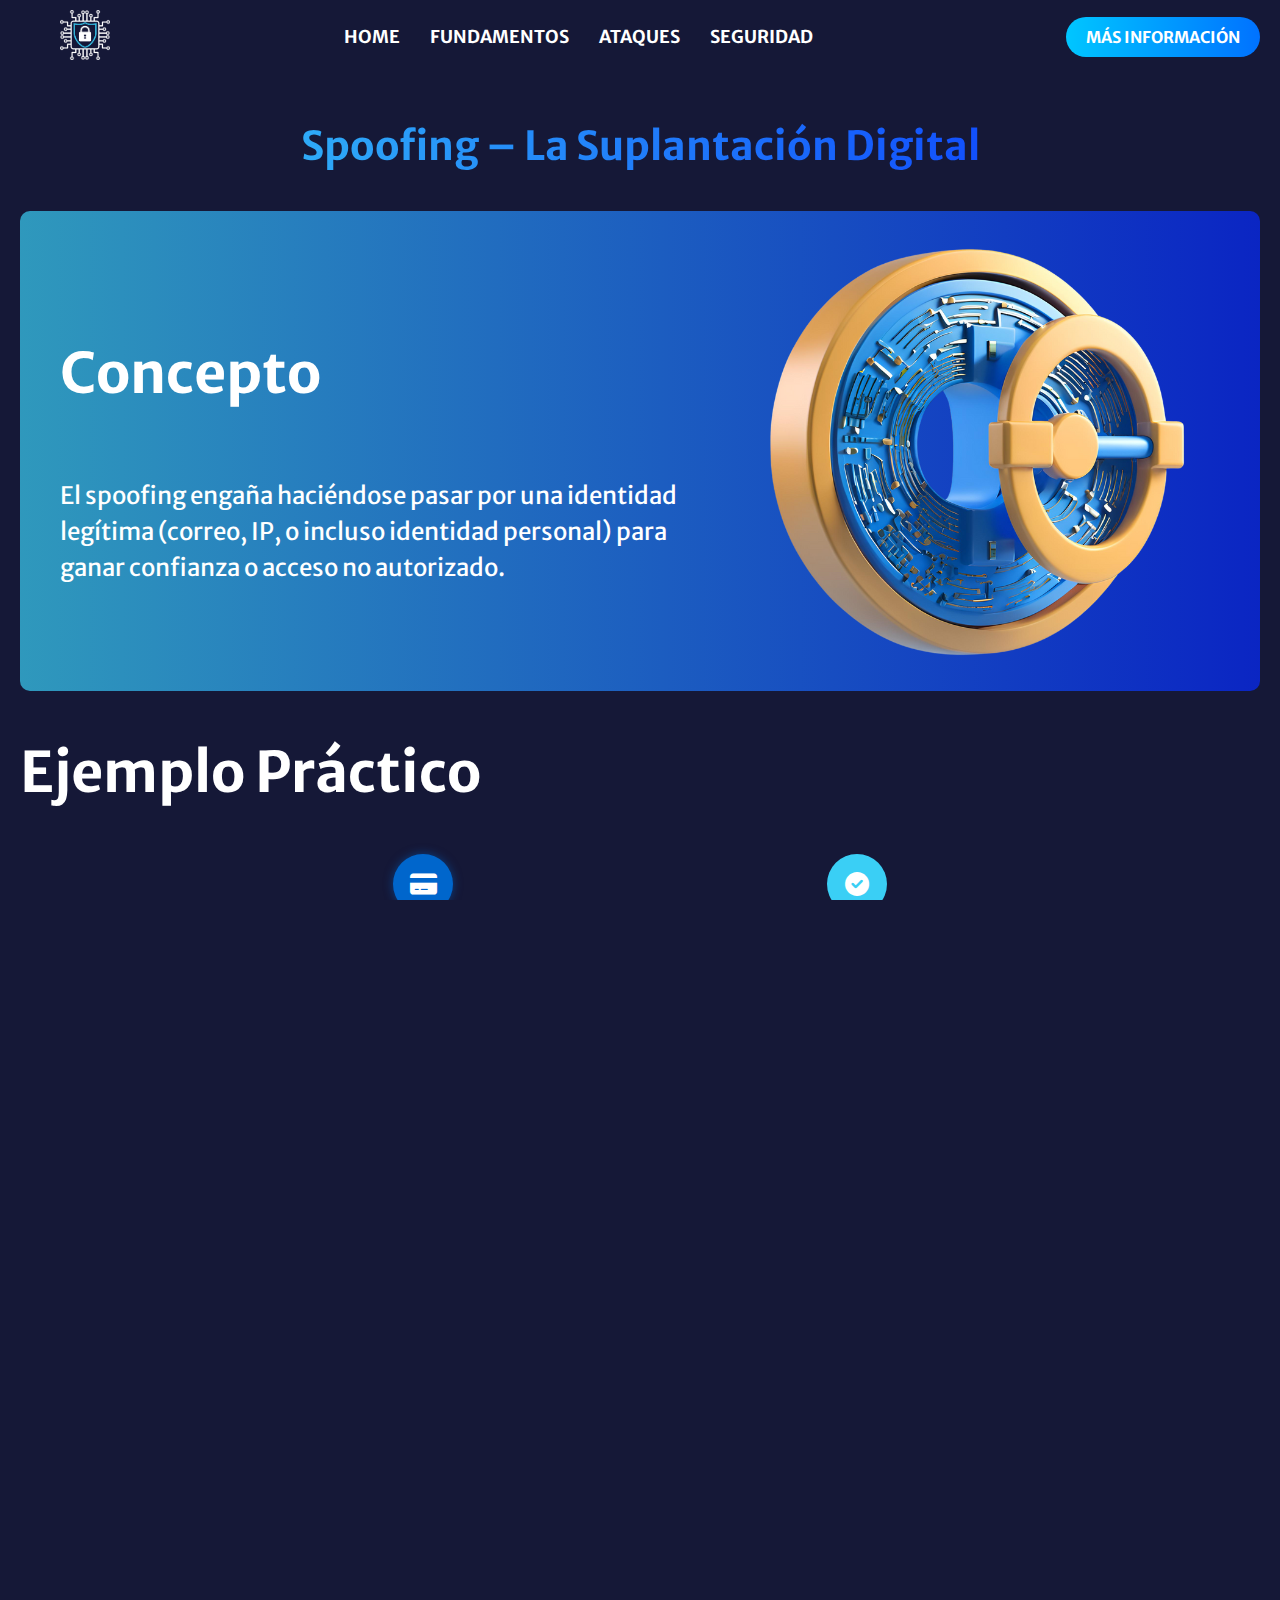
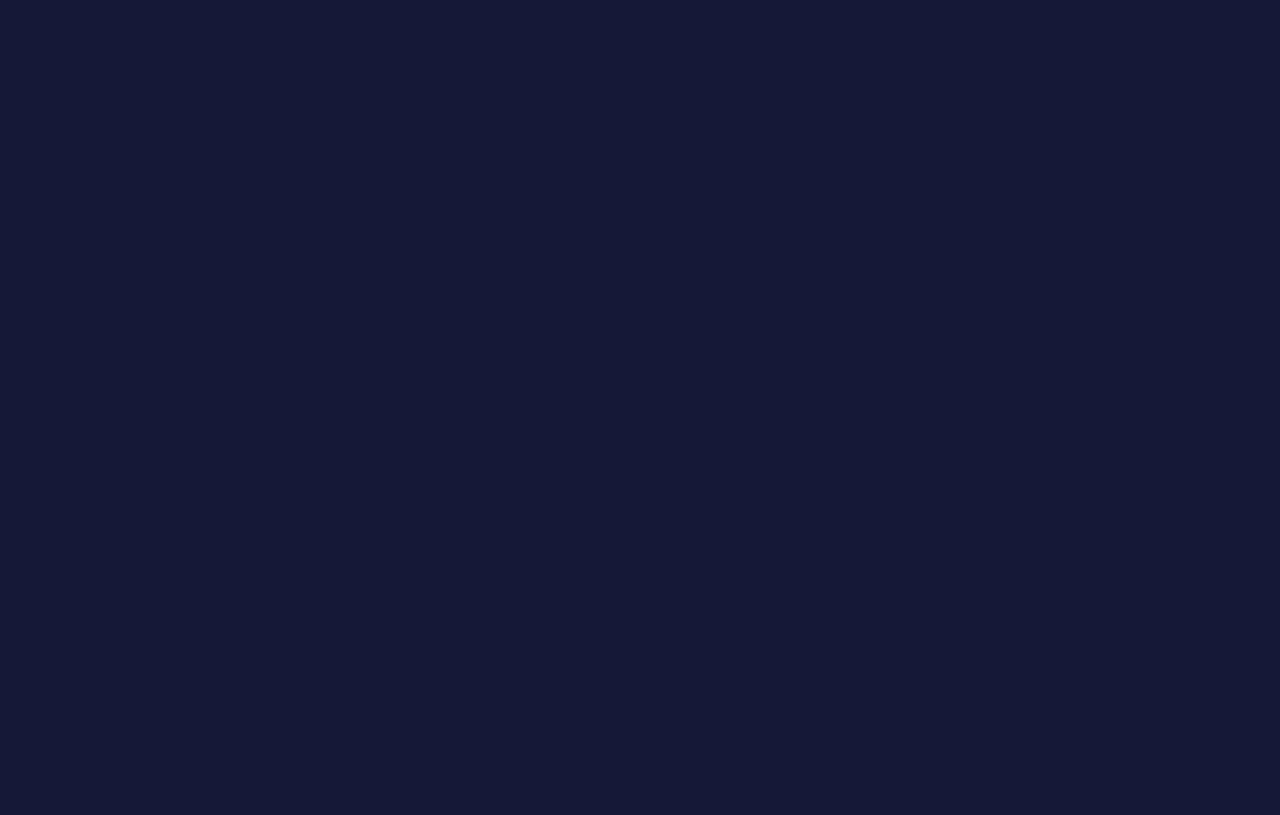
<file: spoofing.html>
<!DOCTYPE html>
<html lang="es">

<head>
    <link rel="icon" type="image/x-icon" href="assets/img/logo.png">
    <meta charset="UTF-8">
    <meta name="viewport" content="width=device-width, initial-scale=1.0">
    <title> Spoofing – La Suplantación Digital</title>
    <link rel="stylesheet" href="assets/css/ataques.css">
    <link rel="stylesheet" href="https://cdnjs.cloudflare.com/ajax/libs/font-awesome/6.0.0-beta3/css/all.min.css">


</head>

<body>
    <header>
        <nav>
            <!-- Logo alineado a la izquierda -->
            <div class="logo">
                <a href="/#">
                    <img src="assets/img/logo_data.png" alt="Logo de Datalock">
                </a>
            </div>

            <!-- Enlaces de navegación centrados -->
            <ul class="nav-links">
                <li><a href="/#">Home</a></li>
                <li><a href="/#fundamentos">Fundamentos</a></li>
                <li><a href="/#tipos-de-ataques">Ataques</a></li>
                <li><a href="/#tipos-de-seguridad">Seguridad</a></li>
            </ul>

            <!-- Botón CTA alineado a la derecha -->
            <a href="https://ciberpaz.gov.co/portal/Secciones/Ciberpaz-Sensibilizaciones/" class="cta-btn">Más
                Información</a>
        </nav>
    </header>

    <!-- Sección de Criptografía -->
    <section id="criptografia">
        <h1> Spoofing – La Suplantación Digital</h1>

        <!-- CONCEPTO -->
        <div class="concepto-container">
            <div class="texto-concepto">
                <h2 class="subtitulo">Concepto</h2>
                <p class="descripcion">
                    El spoofing engaña haciéndose pasar por una identidad legítima (correo, IP, o incluso identidad
                    personal) para ganar confianza o acceso no autorizado.
                </p>
            </div>
            <div class="imagen-concepto">
                <img src="assets/img/criptografia.png" alt="Imagen ilustrativa" />
            </div>
        </div>
        <section class="ejemplo-practico">
            <h2 class="subtitulo">Ejemplo Práctico</h2>

            <div class="circulos-container">
                <div class="circulo" id="circulo1">
                    <i class="fa fa-credit-card"></i>
                    <p class="nombre-circulo">Situación</p>
                </div>
                <div class="circulo" id="circulo3">
                    <i class="fa fa-check-circle"></i>
                    <p class="nombre-circulo">Consecuencia</p>
                </div>
            </div>

            <!-- Contenedor donde el contenido cambiará dinámicamente -->
            <div class="contenido-ejemplo" id="contenido-ejemplo">
                <!-- Aquí se cambiará el contenido dinámicamente -->
            </div>

            <div class="botones-container">
                <button class="atras-btn" id="atras" style="display: none;">← Atrás</button>
                <button class="siguiente-btn" id="siguiente">Siguiente →</button>
            </div>
        </section>



        <section class="cryptography-section">
            <!-- Contenedor principal de las tres tarjetas -->


            <!-- Tarjeta 3: Consejo Práctico -->
            <div class="card">
                <h3 class="section-title">Consejo Práctico</h3>
                <ul class="practical-tips">
                    <li>Verifica la autenticidad de correos y llamadas.</li>
                    <li>Usa autenticación multifactor.</li>
                </ul>
            </div>
            </div>
        </section>
        <!-- Vincula el archivo JavaScript -->
        <script src="assets/js/spoofing.js"></script>

        <footer class="footer">
            <p>&copy; 2024 Datalock. Todos los derechos reservados.</p>
        </footer>

</body>

</html>
</file>
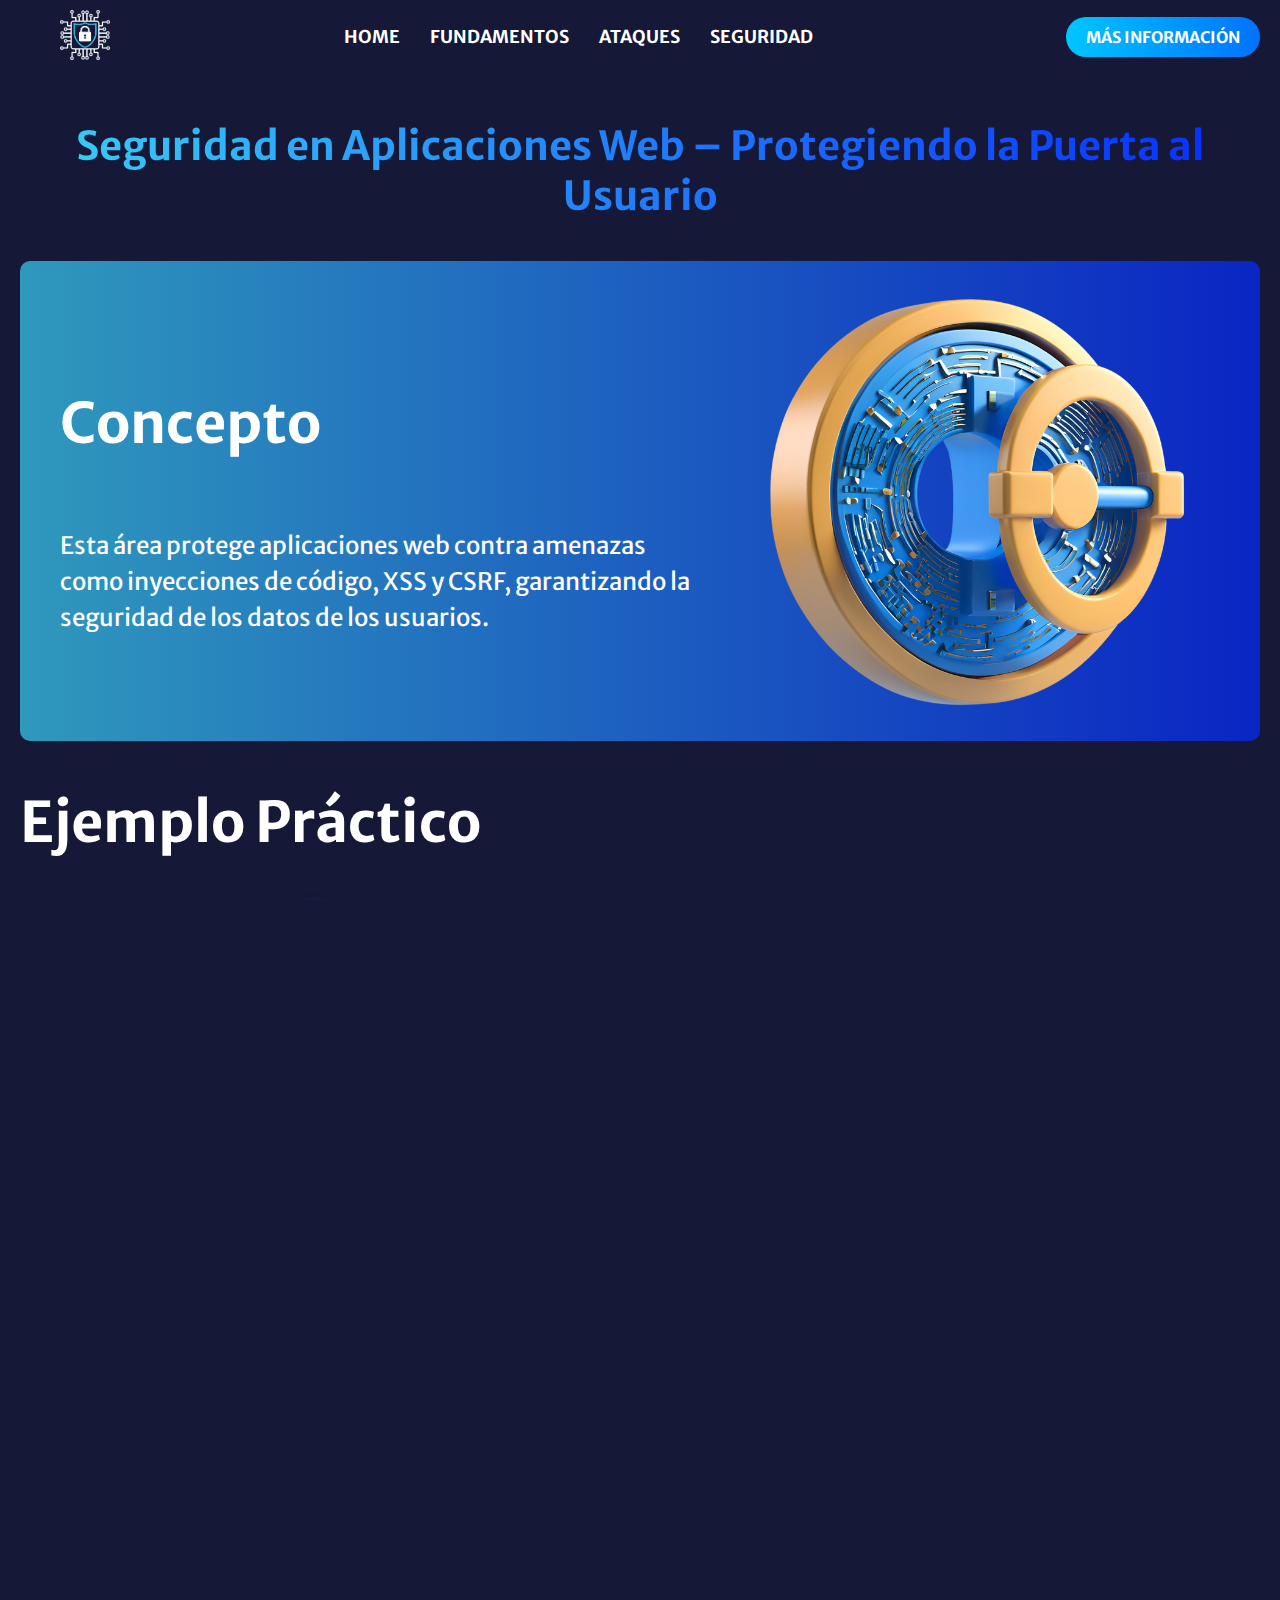
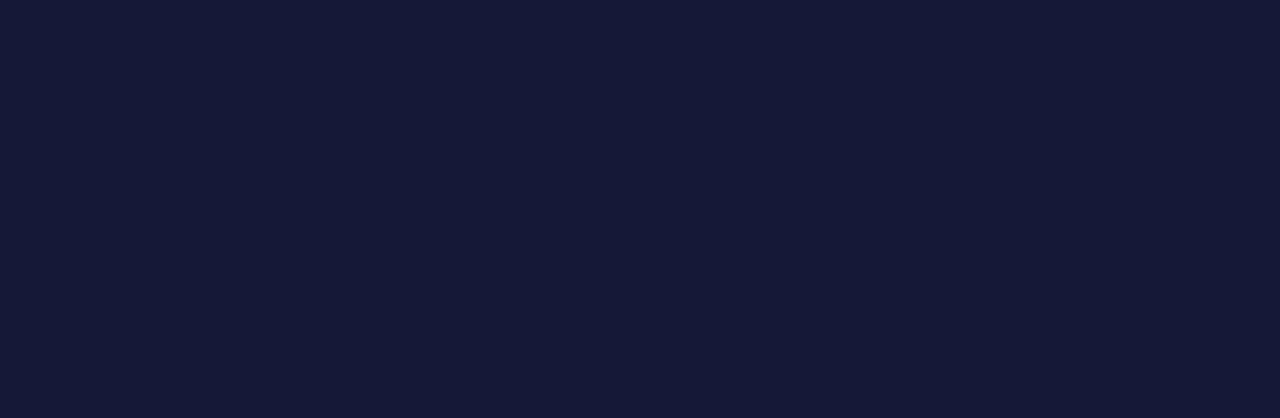
<file: web.html>
<!DOCTYPE html>
<html lang="es">

<head>
    <link rel="icon" type="image/x-icon" href="assets/img/logo.png">
    <meta charset="UTF-8">
    <meta name="viewport" content="width=device-width, initial-scale=1.0">
    <title>Seguridad en Aplicaciones Web – Protegiendo la Puerta al Usuario</title>
    <link rel="stylesheet" href="assets/css/seguridad.css">
    <link rel="stylesheet" href="https://cdnjs.cloudflare.com/ajax/libs/font-awesome/6.0.0-beta3/css/all.min.css">
</head>
<body>
    <header>
        <nav>
            <!-- Logo alineado a la izquierda -->
            <div class="logo">
                <a href="/#">
                    <img src="assets/img/logo_data.png" alt="Logo de Datalock">
                </a>
            </div>

            <!-- Enlaces de navegación centrados -->
            <ul class="nav-links">
                <li><a href="/#">Home</a></li>
                <li><a href="/#fundamentos">Fundamentos</a></li>
                <li><a href="/#tipos-de-ataques">Ataques</a></li>
                <li><a href="/#tipos-de-seguridad">Seguridad</a></li>
            </ul>

            <!-- Botón CTA alineado a la derecha -->
            <a href="https://ciberpaz.gov.co/portal/Secciones/Ciberpaz-Sensibilizaciones/" class="cta-btn">Más Información</a>
        </nav>
    </header>
    <!-- Sección de Criptografía -->
    <section id="criptografia">
        <h1>Seguridad en Aplicaciones Web – Protegiendo la Puerta al Usuario</h1>
        <!-- CONCEPTO -->
        <div class="concepto-container">
            <div class="texto-concepto">
                <h2 class="subtitulo">Concepto</h2>
                <p class="descripcion">
                    Esta área protege aplicaciones web contra amenazas como inyecciones de código, XSS y CSRF, garantizando la seguridad de los datos de los usuarios.


                </p>
            </div>
            <div class="imagen-concepto">
                <img src="assets/img/criptografia.png" alt="Imagen ilustrativa" />
            </div>
        </div>
        <section class="ejemplo-practico">
            <h2 class="subtitulo">Ejemplo Práctico</h2>

            <div class="circulos-container">
                <div class="circulo" id="circulo1">
                    <i class="fa fa-credit-card"></i>
                    <p class="nombre-circulo">Situación</p>
                </div>
                <div class="circulo" id="circulo2">
                    <i class="fa fa-cogs"></i>
                    <p class="nombre-circulo">Proceso</p>
                </div>
                <div class="circulo" id="circulo3">
                    <i class="fa fa-check-circle"></i>
                    <p class="nombre-circulo">Resultado</p>
                </div>
            </div>
            <!-- Contenedor donde el contenido cambiará dinámicamente -->
            <div class="contenido-ejemplo" id="contenido-ejemplo">
                <!-- Aquí se cambiará el contenido dinámicamente -->
            </div>
            <div class="botones-container">
                <button class="atras-btn" id="atras" style="display: none;">← Atrás</button>
                <button class="siguiente-btn" id="siguiente">Siguiente →</button>
            </div>
        </section>
        <section class="cryptography-section">
            <!-- Contenedor principal de las tres tarjetas -->
            <div class="card-container">
                <!-- Tarjeta 1: Tipos de Criptografía -->
                <div class="card">
                    <h3 class="section-title">Tipos</h3>
                    <ul class="crypto-list">
                        <li><strong>Activa:</strong> Firewalls de aplicaciones web (WAF).</li>
                        <li><strong>Pasiva:</strong> Validación de entradas y uso de tokens.</li>
                    </ul>
                </div>
                <!-- Tarjeta 2: Ejemplo de Uso Cotidiano -->
                <div class="card">
                    <h3 class="section-title">Ejemplo de Uso Cotidiano</h3>
                    <p class="example-text">Verificar que el formulario de inicio de sesión en tu aplicación web no permita inyecciones.</p>
                </div>
                <!-- Tarjeta 3: Consejo Práctico -->
                <div class="card">
                    <h3 class="section-title">Consejo Práctico</h3>
                    <ul class="practical-tips">
                        <li>Realiza auditorías de seguridad en tus aplicaciones.</li>
                        <li>Actualiza bibliotecas y frameworks regularmente.</li>
                    </ul>
                </div>
            </div>
        </section>
        <!-- Vincula el archivo JavaScript -->
        <script src="assets/js/web.js"></script>

        <footer class="footer">
            <p>&copy; 2024 Datalock. Todos los derechos reservados.</p>
        </footer>
</body>
</html>
</file>
<file: assets/css/styles.css>
/*  ########################################  NAV  ############################################################# */

/* Cargar tipografía Merriweather Sans desde Google Fonts */
@import url("https://fonts.googleapis.com/css2?family=Merriweather+Sans:wght@400;700&display=swap");

/* Elimina márgenes y paddings predeterminados */
html,
body {
  margin: 0;
  padding: 0;
  box-sizing: border-box;
  width: 100%;
  height: 100%;
  overflow-x: hidden;
  background: linear-gradient(
    90deg,
    #1a1d2e,
    #1a4e7b
  ); /* Degradado azul oscuro a azul más brillante */
  font-family: "Merriweather Sans", sans-serif;
  scroll-behavior: smooth;
}
/* General para el header */
header {
  background: linear-gradient(
    90deg,
    #1a1d2e,
    #1a4e7b
  ); /* Degradado azul oscuro a azul más brillante */
  padding: 10px 20px;
  display: flex;
  justify-content: center; /* Centra el contenido del nav horizontalmente */
  align-items: center; /* Alineación vertical */
  width: 100%;
} /* General para el nav */
nav {
  display: flex;
  justify-content: space-between;
  align-items: center;
  width: 100%;
  max-width: 1200px;
  margin: 0 auto;
}

/* Estilo del logo y DataLock */
nav .logo {
  display: flex;
  align-items: center;
  gap: 10px; /* Espaciado entre el logo y el texto "DataLock" */
}

nav .logo img {
  max-height: 60px; /* Tamaño del logo */
}

nav .name-logo {
  color: #fff;
  font-size: 2rem; /* Texto más grande para "DataLock" */
  font-weight: 900;
  text-transform: uppercase;
  white-space: nowrap;
  transition: transform 0.3s ease, color 0.3s ease;
}

/* Hover llamativo para "DataLock" */
nav .name-logo:hover {
  color: #00c6ff;
  transform: scale(1.1); /* Efecto de zoom */
}

/* Lista de navegación */
nav .nav-links {
  display: flex;
  gap: 20px; /* Espaciado entre los enlaces */
  list-style: none;
  margin: 0;
  padding: 0;
}

/* Estilo de los enlaces */
nav .nav-links li a {
  color: #fff;
  text-decoration: none;
  font-size: 1.2rem;
  font-weight: 700;
  text-transform: uppercase;
  padding: 5px 10px;
  transition: all 0.3s ease;
  position: relative; /* Necesario para el hover */
}

/* Hover llamativo para los enlaces */
nav .nav-links li a:hover {
  color: #00c6ff;
}

nav .nav-links li a::after {
  content: "";
  position: absolute;
  left: 0;
  bottom: 0;
  width: 0;
  height: 3px;
  background: #00c6ff;
  transition: width 0.3s ease;
}

nav .nav-links li a:hover::after {
  width: 100%; /* Efecto de subrayado azul animado */
}

/* Botón CTA */
nav .cta-btn {
  background: linear-gradient(90deg, #00c6ff, #0072ff);
  color: #fff;
  text-transform: uppercase;
  font-weight: bold;
  padding: 10px 20px;
  border-radius: 25px;
  text-decoration: none;
  transition: all 0.3s ease;
}

nav .cta-btn:hover {
  background: linear-gradient(90deg, #0051b2, #00b3e6);
  transform: scale(1.1);
}

/* Responsividad */
@media (max-width: 768px) {
  nav {
    flex-direction: column;
    align-items: center;
  }
  nav .nav-links {
    flex-direction: column;
    gap: 10px;
  }
  nav .cta-btn {
    margin-top: 15px;
  }
}

/*  ########################################  SECCIONES  ############################################################# */

/* Estilo para la sección hero */
#seccion1.hero {
  position: relative;
  overflow: hidden; /* Asegura que las animaciones no se salgan del contenedor */
  background: linear-gradient(90deg, #1a1d2e, #1a4e7b); /* Fondo degradado */
  color: #fff; /* Texto blanco */
  padding: 80px 20px; /* Espaciado superior e inferior */
  text-align: center; /* Centra el contenido */
  border-radius: 20px; /* Bordes redondeados */
}

#background-animation {
  position: absolute;
  top: 0;
  left: 0;
  width: 100%;
  height: 100%;
  pointer-events: none; /* Evita que interfiera con la interacción del usuario */
}

/* Estilo para el texto resaltado */
.highlight {
  color: #00c6ff; /* Azul */
  font-weight: bold; /* Negrita */
}

/* Contenedor flex para dividir el contenido (texto + imagen) */
#seccion1.hero .hero-content {
  display: flex; /* Usamos flexbox para alinear el contenido en fila */
  justify-content: space-between; /* Espacio entre los elementos */
  align-items: center; /* Centrado vertical */
  max-width: 1200px; /* Ancho máximo */
  margin: 0 auto; /* Centrar el contenedor */
}

/* Contenedor de texto */
#seccion1.hero .text-content {
  max-width: 50%; /* Limitar el ancho del texto */
  padding-right: 40px; /* Espaciado entre el texto y la imagen */
}

/* Título principal (h1) */
#seccion1.hero h1 {
  font-size: 3rem; /* Tamaño grande para el título */
  font-weight: bold; /* Negrita para enfatizar */
  margin-bottom: 20px; /* Espaciado inferior */
  letter-spacing: 1px; /* Espaciado entre letras para mayor legibilidad */
  text-transform: uppercase; /* Todo en mayúsculas para dar fuerza al mensaje */
}

/* Subtítulo (p) */
#seccion1.hero p {
  font-size: 1.2rem; /* Tamaño de fuente medio para el texto */
  line-height: 1.6; /* Espaciado entre líneas para mayor claridad */
  margin-bottom: 30px; /* Espaciado inferior */
  font-weight: 300; /* Peso ligero para contrastar con el título */
  max-width: 800px; /* Limita el ancho máximo del párrafo */
  margin-left: auto; /* Centrado del párrafo */
  margin-right: auto; /* Centrado del párrafo */
}

/* Estilo para el botón CTA */
#seccion1.hero .cta-button {
  background: linear-gradient(
    90deg,
    #00c6ff,
    #0072ff
  ); /* Degradado para el botón */
  padding: 12px 30px; /* Espaciado interno */
  font-size: 1.1rem; /* Tamaño adecuado para el texto del botón */
  color: #fff; /* Texto en blanco */
  text-decoration: none; /* Sin subrayado */
  border-radius: 50px; /* Bordes redondeados */
  font-weight: 700; /* Negrita para llamar la atención */
  text-transform: uppercase; /* Mayúsculas para darle impacto */
  display: inline-block; /* Hace que el botón se ajuste al contenido */
  margin-top: 20px; /* Espaciado superior */
  box-shadow: 0 6px 10px rgba(0, 0, 0, 0.1); /* Sombra sutil */
  transition: transform 0.3s ease, background 0.3s ease; /* Transiciones suaves para efectos */
}

/* Efecto hover en el botón CTA */
#seccion1.hero .cta-button:hover {
  background: linear-gradient(
    90deg,
    #00b3e6,
    #0051b2
  ); /* Cambio de color al hacer hover */
  transform: translateY(
    -5px
  ); /* Levanta el botón ligeramente al pasar el ratón */
}

/* Estilo para la imagen */
#seccion1.hero .image-content img {
  max-width: 100%;
  height: auto;
}

/* ####################################SECCION 2###########################################*/

/* Fondo degradado */
.fundamentos-section {
  display: flex;
  align-items: center;
  justify-content: center;
  background: linear-gradient(90deg, #067290, #0072ff);
  padding: 50px;
  border-radius: 15px; /* Bordes redondeados */
}

/* Estilo para las palabras importantes */
.important {
  font-weight: bold; /* Negrita */
  color: #34d0fb;
  text-shadow: black;
}

/* Contenedor de la imagen */
.fundamentos-section .image-content {
  flex: 1;
  padding-right: 30px; /* Espacio entre la imagen y el texto */
}

/* Estilos de la imagen */
.fundamentos-section .image-content img {
  width: 100%;
  border-radius: 15px;
  transition: transform 0.3s ease-in-out;
  animation: pulse 2s infinite; /* Agregar animación para hacer que "palpita" */
}

/* Efecto al pasar el cursor sobre la imagen */
.fundamentos-section .image-content img:hover {
  transform: scale(1.1); /* Efecto de escala */
}

/* Estilos para el texto */
.fundamentos-section .text-content {
  flex: 2;
  color: white;
}

.fundamentos-section .text-content h2 {
  font-size: 4em;
  margin-bottom: 20px;
  font-weight: bold; /* Hacer que el título resalte */
  text-align: center;
}

.fundamentos-section .text-content p {
  font-size: 1.7em;
  line-height: 1.6;
  margin-bottom: 20px;
}

.fundamentos-section .text-content ul {
  list-style-type: none;
  padding-left: 0;
  column-count: 3; /* Divide la lista en 3 columnas */
  column-gap: 30px; /* Espacio entre columnas */
}

.fundamentos-section .text-content ul li {
  font-size: 1.3em; /* Aumenta el tamaño de la fuente */
  margin: 10px 0;
  position: relative;
  text-shadow: 2px 2px 4px rgba(0, 0, 0, 0.3); /* Agregar sombra a los textos */
}

/* Icono de check */
.check-icon {
  color: #00c6ff; /* Color azul */
  font-size: 2rem;
  margin-right: 10px; /* Espacio entre el icono y el texto */
}

#tipos-de-ataques {
  background: linear-gradient(
    90deg,
    #1a1d2e,
    #1a4e7b
  ); /* Degradado azul oscuro a azul más brillante */
  padding: 50px;
  border-radius: 15px; /* Bordes redondeados */
  box-shadow: 0 10px 30px rgba(0, 0, 0, 0.1); /* Sombra sutil */
}

#tipos-de-seguridad {
  background: linear-gradient(
    90deg,
    #1a1d2e,
    #1a4e7b
  ); /* Degradado azul oscuro a azul más brillante */
  padding: 50px;
  border-radius: 15px; /* Bordes redondeados */
  box-shadow: 0 10px 30px rgba(0, 0, 0, 0.1); /* Sombra sutil */
}

/*  ########################################  TARJETAS  ############################################################# */
/* Estilos generales para la sección */
#tipos-de-ataques {
  background-color: #f4f4f9;
  padding: 40px 20px;
  text-align: center;
}

#tipos-de-ataques h2 {
  font-size: 2.5rem;
  color: #ffffff;
  margin-bottom: 20px;
}

/* Contenedor de tarjetas */
.card-container {
  display: flex;
  flex-wrap: wrap;
  justify-content: center;
  gap: 20px;
  margin-top: 30px;
}

/* Estilo para cada tarjeta de ataque */
.attack-card {
  background-color: #0f2c45;
  border-radius: 8px;
  width: 280px;
  padding: 20px;
  text-align: left;
  border: 4px solid transparent; /* Borde transparente para aplicar el gradiente */
  border-image: linear-gradient(
    45deg,
    #970505,
    #741805,
    #cb1414
  ); /* Gradiente neón rojo */
  border-image-slice: 1;
  transition: transform 0.3s ease, box-shadow 0.3s ease;
  display: flex;
  flex-direction: column;
  justify-content: center;
  align-items: center;
  gap: 1px; /* Espacio entre el ícono y el texto */
}
.attack-card:hover {
  transform: translateY(-10px);
  box-shadow: 0 8px 16px rgba(0, 0, 0, 0.2);
  background: linear-gradient(45deg, #970505, #741805, #cb1414);
}

/* Estilos generales para los iconos */
.attack-card .icon-card {
  font-size: 3rem; /* Tamaño del icono */
  color: #ffffff; /* Color del icono, puedes ajustarlo */
  margin-bottom: 15px;
  display: block;
  text-align: center; /* Centrar el icono */
}

.attack-card h3 {
  font-size: 1.8rem;
  color: #ffffff;
  margin-bottom: 15px;
  text-align: center; /* Centrado del título */
}

.attack-card p {
  font-size: 1.2rem;
  color: #ffffff;
  margin-bottom: 20px;
  text-align: center;
}

.attack-card a {
  display: inline-block;
  background-color: #b11c0b; /* Azul claro */
  color: #ffffff;
  font-weight: bold;
  padding: 10px 20px;
  text-decoration: none;
  border-radius: 50px;
  font-size: 1.1rem;
  text-align: center;
  transition: all 0.3s ease;
}

.attack-card a:hover {
  background-color: #d4220e; /* Azul más oscuro en el hover */
  color: #ffffff;
  transform: scale(1.05); /* Efecto de agrandamiento */
}

/* Efecto hover para las tarjetas */
.attack-card:hover {
  transform: translateY(-10px);
  box-shadow: 0 4px 15px rgba(0, 0, 0, 0.15);
}

/* Media query para pantallas pequeñas */
@media (max-width: 768px) {
  .card-container {
    flex-direction: column;
    align-items: center;
  }
  .attack-card {
    width: 90%;
    margin-bottom: 20px;
  }
}

/*#################################### TIPOS DE SEGURIDAD ############################################################*/
#tipos-de-seguridad {
  background-color: #eef5ff;
  padding: 40px 20px;
  text-align: center;
}

#tipos-de-seguridad h2 {
  font-size: 2.5rem;
  color: #ffffff;
  margin-bottom: 20px;
  animation: fadeInDown 2s ease-in-out;
}

/* Contenedor de tarjetas de tipos de seguridad */
.card-container {
  display: flex;
  flex-wrap: wrap;
  justify-content: center;
  gap: 20px;
  margin-top: 30px;
}

/* Estilos para las tarjetas de seguridad */
.security-card {
  background-color: #0f2c45;
  border-radius: 10px;
  padding: 20px;
  width: 300px;
  text-align: center; /* Alinea el texto al centro */
  transition: transform 0.3s, box-shadow 0.3s, background-color 0.3s,
    border 0.3s;
  animation: fadeInUp 1s ease-in-out, pulse 2s infinite;
  border: 4px solid transparent;
  border-image: linear-gradient(45deg, #00c6ff, #0072ff, #00ffcc);
  border-image-slice: 1;
  display: flex;
  flex-direction: column;
  justify-content: center;
  align-items: center;
  gap: 1px; /* Espacio entre el ícono y el texto */
}

.icon-container {
  font-size: 3rem; /* Ajusta el tamaño del ícono */
  color: #ffffff; /* Color del ícono */
  margin-bottom: 2px; /* Espacio entre el ícono y el título */
}
.security-card i,
.security-card .material-icons {
  font-size: 3rem; /* Ajusta el tamaño de los íconos */
  color: #ffffff; /* Color de los íconos, puedes cambiarlo a tu preferencia */
}

.security-card:hover {
  transform: translateY(-10px);
  box-shadow: 0 8px 16px rgba(0, 0, 0, 0.2);
  background: linear-gradient(45deg, #00c6ff, #0072ff, #00ffcc);
}

.security-card h3 {
  font-size: 1.5rem;
  color: #ffffff;
  margin-bottom: 10px;
  animation: none;
  text-align: center;
}

.security-card p {
  font-size: 1.2rem;
  color: #ffffff;
  margin-bottom: 20px;
}

/* Estilo para el enlace de "Leer más" convertido en botón */
.security-card a {
  display: inline-block;
  font-size: 1rem;
  color: #ffffff; /* Cambié el color a blanco para contrastar con el fondo oscuro */
  background-color: #0072ff; /* Azul claro similar al que tienes en las tarjetas */
  text-decoration: none;
  padding: 10px 20px;
  border-radius: 50px;
  font-weight: bold;
  transition: all 0.3s ease;
  text-align: center;
  border: 2px solid #0072ff; /* Añadí un borde que combine con el fondo */
}

/* Hover con un efecto sutil y atractivo */
.security-card a:hover {
  background-color: #ffffff; /* Un azul más claro para el hover */
  color: #0f2c45; /* Cambié el texto a un color oscuro para contrastar con el fondo claro */
  transform: scale(1.05);
  box-shadow: 0 4px 10px rgba(0, 0, 0, 0.2); /* Sombra suave */
  border-color: #00c6ff; /* El borde cambia al mismo color del fondo */
}

/* Animaciones */
@keyframes fadeInDown {
  from {
    opacity: 0;
    transform: translateY(-20px);
  }
  to {
    opacity: 1;
    transform: translateY(0);
  }
}

@keyframes fadeInUp {
  from {
    opacity: 0;
    transform: translateY(20px);
  }
  to {
    opacity: 1;
    transform: translateY(0);
  }
}

/*  ########################################  CONCLUSIÓN  ############################################################# */

/* SECCIÓN INFORMACIÓN */
#informacion {
  background: linear-gradient(45deg, #00c6ff, #0072ff, #0066ff);
  color: #ffffff;
  padding: 50px 20px;
  box-shadow: 0 8px 16px rgba(0, 0, 0, 0.4);
  text-align: center;
  overflow: hidden;
  position: relative;
}

#informacion h2 {
  font-size: 2.8rem;
  margin-bottom: 20px;
  color: #ffffff;
  font-weight: bold;
  animation: fadeIn 2s ease-in-out;
}

#informacion p {
  font-size: 1.5rem;
  line-height: 2;
  margin-bottom: 30px;
  color: #dce7ff;
  animation: fadeIn 2s ease-in-out;
}

#informacion .cta-button {
  display: inline-block;
  padding: 15px 30px;
  font-size: 1.2rem;
  color: #ffffff;
  background: linear-gradient(90deg, #0eff4e, #08a432);
  border: none;
  border-radius: 50px;
  text-decoration: none;
  font-weight: bold;
  transition: transform 0.3s ease, box-shadow 0.3s ease;
  animation: buttonPulse 2s infinite;
}

#informacion .cta-button:hover {
  transform: scale(1.1);
  box-shadow: 0 8px 20px #077825;
}

/* ANIMACIONES */
@keyframes fadeInSlide {
  from {
    opacity: 0;
    transform: translateY(50px);
  }
  to {
    opacity: 1;
    transform: translateY(0);
  }
}

@keyframes fadeIn {
  from {
    opacity: 0;
  }
  to {
    opacity: 1;
  }
}

/* EFECTO DE PARTÍCULAS */
#informacion::before {
  content: "";
  position: absolute;
  top: -50%;
  left: -50%;
  width: 200%;
  height: 200%;
  background: radial-gradient(
    circle,
    rgba(255, 255, 255, 0.15),
    transparent 70%
  );
  animation: rotateParticles 15s linear infinite;
  z-index: 0;
  pointer-events: none;
}

@keyframes rotateParticles {
  from {
    transform: rotate(0deg);
  }
  to {
    transform: rotate(360deg);
  }
}

/* ############ FOOTER ############################### */
.footer {
  background: linear-gradient(
    90deg,
    #1a1d2e,
    #1a4e7b
  ); /* Degradado azul oscuro a azul más brillante */
  color: white; /* Texto blanco */
  font-family: "Merriweather", serif; /* Fuente Merriweather */
  padding: 20px; /* Relleno alrededor del contenido */
  text-align: center; /* Centra el texto */
  position: relative; /* No Fija el footer al fondo de la página */
  left: 0;
  bottom: 0;
  width: 100%; /* Ocupa todo el ancho */
}

.footer p {
  margin: 0; /* Elimina el margen por defecto */
}
</file>
<file: assets/css/seguridad.css>
/*  ########################################  NAV  ############################################################# */

/* Cargar tipografía Merriweather Sans desde Google Fonts */
@import url("https://fonts.googleapis.com/css2?family=Merriweather+Sans:wght@400;700&display=swap");

/* Elimina márgenes y paddings predeterminados */
html,
body {
  margin: 0;
  padding: 0;
  box-sizing: border-box;
  width: 100%;
  height: 100%;
  overflow-x: hidden;
}
/* General para el header */
header {
   padding: 10px 20px;
  display: flex;
  justify-content: center; /* Centra el contenido del nav horizontalmente */
  align-items: center; /* Alineación vertical */
  width: 100%;
}

/* Contenedor general del <nav> */
nav {
  display: flex;
  justify-content: space-between; /* Espacio entre los bloques */
  align-items: center;
  width: 100%; /* Ocupará todo el ancho del header */
  max-width: 1200px; /* Opcional: Limita el ancho del nav */
}

/* Logo: Alineado a la izquierda */
nav .logo {
  flex: 0 0 auto; /* Evita que el logo se estire */
  margin-right: auto; /* Empuja los elementos siguientes hacia el centro */
}

nav .logo img {
  max-height: 50px; /* Limita el tamaño del logo */
}

/* Lista de navegación: Centrada */
nav .nav-links {
  display: flex;
  flex: 1; /* Ocupará el espacio disponible entre el logo y el botón */
  justify-content: center; /* Centra los enlaces horizontalmente */
  list-style: none;
  margin: 0;
  padding: 0;
}

/* Espaciado entre elementos de la lista */
nav .nav-links li {
  margin: 0 15px; /* Espaciado lateral */
}

/* Estilo de los enlaces */
nav .nav-links li a {
  color: #fff;
  text-decoration: none;
  font-size: 1.1rem;
  font-weight: 700;
  text-transform: uppercase;
  transition: color 0.3s ease, transform 0.3s ease;
  white-space: nowrap; /* Evita saltos de línea */
}

/* Efecto hover en los enlaces */
nav .nav-links li a:hover {
  color: #ff6600; /* Cambia a naranja */
  transform: translateY(-5px); /* Efecto de elevación */
}

/* Botón CTA: Alineado a la derecha */
nav .cta-btn {
  flex: 0 0 auto; /* Evita que el botón crezca */
  background: linear-gradient(90deg, #00c6ff, #0072ff); /* Degradado */
  color: #fff;
  text-transform: uppercase;
  font-weight: bold;
  padding: 10px 20px;
  border-radius: 25px;
  text-decoration: none;
  margin-left: 20px; /* Separación del último elemento */
  transition: all 0.3s ease;
}

/* Efecto hover para el botón */
nav .cta-btn:hover {
  background: linear-gradient(
    90deg,
    #00b3e6,
    #0051b2
  ); /* Cambia el degradado */
  transform: scale(1.05); /* Aumenta ligeramente el tamaño */
}

/* Responsividad: Ajuste para pantallas pequeñas */
@media (max-width: 768px) {
  nav {
    flex-direction: column; /* Cambia la dirección de los elementos */
    align-items: center;
  }
  nav ul.nav-links {
    flex-direction: column; /* Pone los enlaces en columna */
    align-items: center;
  }
  nav ul.nav-links li {
    margin: 10px 0;
  }
  nav .cta-btn {
    margin-top: 15px;
  }
}
/* ########################### CONTENIDO##########################################################3 */
/* Aplica el color de fondo y la tipografía a todo el cuerpo */
body {
  background-color: #151837; /* Color de fondo */
  font-family: "Merriweather Sans", sans-serif; /* Tipografía */
  color: white; /* Color de texto blanco para contraste */
  margin: 0;
  padding: 0;
}

/* Estilos adicionales para el contenido */
#criptografia {
  padding: 20px;
}

h1,
h2,
h3 {
  font-weight: 700; /* Negrita en los títulos */
}

.descripcion,
ul,
ol {
  font-weight: 400; /* Peso normal para los párrafos */
}

/* Aplica un gradiente al título */
h1 {
  background-image: linear-gradient(
    to right,
    #3acff5,
    #062bff
  ); /* Gradiente de izquierda a derecha */
  -webkit-background-clip: text; /* Hace que el gradiente se aplique solo al texto */
  color: transparent; /* Hace que el texto sea transparente para mostrar solo el gradiente */
  font-size: 2.5rem; /* Tamaño del título (ajustable según necesidad) */
  font-weight: 700; /* Negrita */
  text-align: center; /* Centra el título */
}

/* ###########################   CONCEPTO  ###############################################*/
/* Estilo para el contenedor del concepto con gradiente transparente */
.concepto-container {
  display: flex; /* Usamos flexbox para distribuir el texto y la imagen */
  background: linear-gradient(
    to right,
    rgba(58, 207, 245, 0.7),
    rgba(6, 43, 255, 0.7)
  ); /* Gradiente con opacidad */
  padding: 40px; /* Aumentamos el padding para que la sección ocupe más espacio */
  border-radius: 10px; /* Bordes redondeados para el cuadro */
  margin: 40px 0; /* Añadimos un margen para separar la sección */
  color: white; /* Color de texto blanco para el contraste */
  height: 400px; /* Establecemos una altura mayor para la sección */
}

.subtitulo {
  font-size: 3.5rem;
}

/* Estilo para el texto dentro del contenedor */
.texto-concepto {
  flex: 1; /* Hace que el texto ocupe el espacio restante */
  padding-right: 20px; /* Espacio entre el texto y la imagen */
  display: flex;
  flex-direction: column;
  justify-content: center; /* Centra el texto verticalmente */
}

/* Estilo para el párrafo, limitamos su altura */
.texto-concepto .descripcion {
  max-width: 1000px; /* Limita la altura del párrafo */
  overflow: hidden; /* Oculta el texto que sobrepasa la altura máxima */
  text-overflow: ellipsis; /* Añade "..." si el texto es demasiado largo */
  line-height: 1.5; /* Ajusta el interlineado para mayor legibilidad */
  font-size: 24px;
}

/* Estilo para la imagen dentro del contenedor */
.imagen-concepto {
  flex: 0 0 400px; /* Hacemos que el contenedor de la imagen tenga un tamaño mayor */
  display: flex;
  justify-content: center; /* Centra la imagen en su contenedor */
  align-items: center; /* Alinea la imagen verticalmente */
}

/* ########################################## EJEMPLO PRACTICO #####################################################3 */
/* Estilo general para los círculos y el contenedor */
.circulos-container {
  display: flex;
  justify-content: space-evenly; /* Alinea los círculos de manera equidistante */
  align-items: center;
  margin-top: 20px;
}

/* Estilo de cada círculo */
.circulo {
  background-color: #3acff5; /* Color azul claro */
  color: white;
  width: 60px;
  height: 60px;
  border-radius: 50%; /* Forma circular */
  display: flex;
  justify-content: center;
  align-items: center;
  font-size: 24px; /* Tamaño de los íconos */
  text-align: center;
  cursor: pointer;
  transition: background-color 0.3s ease;
  position: relative;
}

.circulo p {
  position: absolute;
  bottom: -25px;
  font-size: 14px;
  color: #ffffff;
  margin: 0;
}

/* Estilo cuando un círculo está activo */
.circulo.activo {
  background-color: #0066cc; /* Azul más oscuro cuando está activo */
  box-shadow: 0 0 10px rgba(0, 102, 204, 0.5); /* Resaltado de los círculos activos */
}

/* Estilo para la imagen */
.imagen img {
  width: 100%;
  max-width: 300px;
  border-radius: 10px;
  box-shadow: 0 4px 8px rgba(0, 0, 0, 0.2);
}

.contenido-ejemplo {
  display: flex;
  justify-content: space-between;
  margin-top: 20px;
}

/* Estilo de los textos */
.texto p {
  font-size: 16px;
  line-height: 1.6;
}

/* Estilo para el botón 'Siguiente' */
.siguiente-btn {
  background-color: #3acff5; /* Azul claro */
  color: white;
  border: none;
  padding: 10px 20px;
  font-size: 16px;
  border-radius: 5px;
  cursor: pointer;
  margin-top: 30px;
  transition: background-color 0.3s ease;
  display: flex; /* Usar flexbox */
  justify-content: center; /* Centra el contenido horizontalmente */
  align-items: center; /* Centra el contenido verticalmente */
  width: auto; /* Ancho automático */
}

.siguiente-btn i {
  font-size: 24px; /* Tamaño del ícono */
}

.siguiente-btn:hover {
  background-color: #0099cc; /* Cambio de color al pasar el ratón */
}

/* Contenedor principal centrado con fondo oscuro */
.informacion-situacion {
  background: linear-gradient(
    to right,
    rgba(58, 207, 245, 0.7),
    rgba(6, 43, 255, 0.7)
  );
  padding: 30px; /* Espaciado alrededor del contenido */
  margin-top: 40px; /* Separación del contenido anterior */
  border-radius: 10px; /* Bordes redondeados */
  box-shadow: 0 4px 8px rgba(0, 0, 0, 0.1); /* Sombra para agregar profundidad */
  color: white; /* Texto blanco */
  display: flex; /* Usamos flexbox */
  justify-content: space-between; /* Distribuye el texto y la imagen */
  align-items: center; /* Alinea verticalmente */
  max-width: 900px; /* Establecemos un ancho máximo */
  margin-left: auto; /* Centrado horizontal */
  margin-right: auto; /* Centrado horizontal */
  font-size: 20px;
}

/* Estilo para el texto dentro del cuadro */
.informacion-situacion p {
  flex: 1; /* El texto ocupa el espacio restante */
  margin-right: 20px; /* Espacio entre el texto y la imagen */
}

/* Estilo para la imagen */
.imagen img {
  width: 100%;
  max-width: 250px; /* Limita el tamaño de la imagen */
  border-radius: 10px;
  box-shadow: 0 4px 8px rgba(0, 0, 0, 0.2); /* Sombra */
}

/* Contenedor de ejemplo */
.contenido-ejemplo {
  display: flex;
  flex-direction: column; /* Para que los elementos estén uno debajo del otro */
  align-items: center; /* Centra todo el contenido */
}

ol {
  list-style-type: decimal; /* Asegura que sea numerada */
  padding-left: 20px; /* Espacio a la izquierda */
}

li {
  font-size: 16px; /* Tamaño de la fuente */
  line-height: 1.6; /* Espaciado entre líneas */
  margin-bottom: 10px; /* Espacio entre los items */
}


/* ########################################### Tipos  ###################################3 */

/* Contenedor principal de la sección */
.cryptography-section {
    background-color: #151837; /* Fondo oscuro */
    padding: 40px;
    color: white; /* Letra blanca */
}

/* Contenedor de las tarjetas (flexbox para columnas) */
.card-container {
    display: flex;
    justify-content: space-between;
    gap: 20px; /* Espaciado entre las tarjetas */
    flex-wrap: wrap; /* Permite que las tarjetas se acomoden en filas si es necesario */
}

/* Estilo de cada tarjeta */
.card {
    background-color: #1d2342; /* Fondo de cada tarjeta */
    padding: 20px;
    border-radius: 8px;
    box-shadow: 0 2px 10px rgba(0, 0, 0, 0.3);
    width: 30%; /* Ancho de cada tarjeta */
    min-width: 250px; /* Ancho mínimo para evitar que se haga demasiado pequeña */
    flex-grow: 1;
    opacity: 0; /* Inicialmente ocultas */
    transform: translateY(30px); /* Desplazadas hacia abajo al inicio */
    animation: fadeInUp 0.6s ease-out forwards; /* Animación de entrada */
    transition: transform 0.3s ease, box-shadow 0.3s ease; /* Transiciones para hover */
}

/* Animación de entrada: tarjetas aparecen desde abajo */
@keyframes fadeInUp {
    to {
        opacity: 1;
        transform: translateY(0);
    }
}

/* Efecto de hover: las tarjetas crecen y la sombra aumenta */
.card:hover {
    transform: scale(1.1); /* Aumenta el tamaño de la tarjeta */
    box-shadow: 0 5px 20px rgba(0, 0, 0, 0.5); /* Sombra más intensa */
}

/* Títulos de sección con gradiente azul */
.section-title {
    font-size: 28px; /* Tamaño de fuente más grande */
    color: white;
    margin-bottom: 12px;
    padding-bottom: 8px;
    font-weight: bold;
    background: linear-gradient(135deg, #00aaff, #0044cc); /* Gradiente azul */
    -webkit-background-clip: text;
    color: transparent;
}

/* Lista de criptografía y consejos prácticos */
.crypto-list, .practical-tips {
    list-style-type: none; /* Eliminar los puntos de la lista */
    padding-left: 0;
}

/* Tamaño de las listas */
.crypto-list li, .practical-tips li {
    margin-bottom: 15px;
    font-size: 18px; /* Fuente más grande */
}

/* Resaltar términos importantes en las listas */
.crypto-list li strong, .practical-tips li strong {
    color: #00aaff; /* Azul claro para términos importantes */
    font-weight: bold;
}

/* Estilo para el párrafo del ejemplo */
.example-text {
    font-size: 18px; /* Fuente más grande */
    color: white; /* Letra blanca */
    margin-bottom: 20px;
}

/* Estilo de los elementos de la lista */
.crypto-list li, .practical-tips li {
    padding-left: 20px;
    position: relative;
}

.crypto-list li::before, .practical-tips li::before {
    content: "✔";
    position: absolute;
    left: 0;
    color: #00aaff; /* Azul claro para el icono */
    font-size: 20px;
    top: 50%;
    transform: translateY(-50%);
}


/* ############ FOOTER ############################### */
.footer {
  background-color: #151837; /* Azul oscuro */
  color: white; /* Texto blanco */
  font-family: "Merriweather", serif; /* Fuente Merriweather */
  padding: 20px; /* Relleno alrededor del contenido */
  text-align: center; /* Centra el texto */
  position: relative; /* No Fija el footer al fondo de la página */
  left: 0;
  bottom: 0;
  width: 100%; /* Ocupa todo el ancho */
}

.footer p {
  margin: 0; /* Elimina el margen por defecto */
}
</file>
<file: assets/css/ataques.css>
/*  ########################################  NAV  ############################################################# */

/* Cargar tipografía Merriweather Sans desde Google Fonts */
@import url("https://fonts.googleapis.com/css2?family=Merriweather+Sans:wght@400;700&display=swap");

/* Elimina márgenes y paddings predeterminados */
html,
body {
  margin: 0;
  padding: 0;
  box-sizing: border-box;
  width: 100%;
  height: 100%;
  overflow-x: hidden;
}
/* General para el header */
header {
   padding: 10px 20px;
  display: flex;
  justify-content: center; /* Centra el contenido del nav horizontalmente */
  align-items: center; /* Alineación vertical */
  width: 100%;
}

/* Contenedor general del <nav> */
nav {
  display: flex;
  justify-content: space-between; /* Espacio entre los bloques */
  align-items: center;
  width: 100%; /* Ocupará todo el ancho del header */
  max-width: 1200px; /* Opcional: Limita el ancho del nav */
}

/* Logo: Alineado a la izquierda */
nav .logo {
  flex: 0 0 auto; /* Evita que el logo se estire */
  margin-right: auto; /* Empuja los elementos siguientes hacia el centro */
}

nav .logo img {
  max-height: 50px; /* Limita el tamaño del logo */
}

/* Lista de navegación: Centrada */
nav .nav-links {
  display: flex;
  flex: 1; /* Ocupará el espacio disponible entre el logo y el botón */
  justify-content: center; /* Centra los enlaces horizontalmente */
  list-style: none;
  margin: 0;
  padding: 0;
}

/* Espaciado entre elementos de la lista */
nav .nav-links li {
  margin: 0 15px; /* Espaciado lateral */
}

/* Estilo de los enlaces */
nav .nav-links li a {
  color: #fff;
  text-decoration: none;
  font-size: 1.1rem;
  font-weight: 700;
  text-transform: uppercase;
  transition: color 0.3s ease, transform 0.3s ease;
  white-space: nowrap; /* Evita saltos de línea */
}

/* Efecto hover en los enlaces */
nav .nav-links li a:hover {
  color: #ff6600; /* Cambia a naranja */
  transform: translateY(-5px); /* Efecto de elevación */
}

/* Botón CTA: Alineado a la derecha */
nav .cta-btn {
  flex: 0 0 auto; /* Evita que el botón crezca */
  background: linear-gradient(90deg, #00c6ff, #0072ff); /* Degradado */
  color: #fff;
  text-transform: uppercase;
  font-weight: bold;
  padding: 10px 20px;
  border-radius: 25px;
  text-decoration: none;
  margin-left: 20px; /* Separación del último elemento */
  transition: all 0.3s ease;
}

/* Efecto hover para el botón */
nav .cta-btn:hover {
  background: linear-gradient(
    90deg,
    #00b3e6,
    #0051b2
  ); /* Cambia el degradado */
  transform: scale(1.05); /* Aumenta ligeramente el tamaño */
}

/* Responsividad: Ajuste para pantallas pequeñas */
@media (max-width: 768px) {
  nav {
    flex-direction: column; /* Cambia la dirección de los elementos */
    align-items: center;
  }
  nav ul.nav-links {
    flex-direction: column; /* Pone los enlaces en columna */
    align-items: center;
  }
  nav ul.nav-links li {
    margin: 10px 0;
  }
  nav .cta-btn {
    margin-top: 15px;
  }
}
/* ########################### CONTENIDO##########################################################3 */
/* Aplica el color de fondo y la tipografía a todo el cuerpo */
body {
  background-color: #151837; /* Color de fondo */
  font-family: "Merriweather Sans", sans-serif; /* Tipografía */
  color: white; /* Color de texto blanco para contraste */
  margin: 0;
  padding: 0;
}

/* Estilos adicionales para el contenido */
#criptografia {
  padding: 20px;
}

h1,
h2,
h3 {
  font-weight: 700; /* Negrita en los títulos */
}

.descripcion,
ul,
ol {
  font-weight: 400; /* Peso normal para los párrafos */
}

/* Aplica un gradiente al título */
h1 {
  background-image: linear-gradient(
    to right,
    #3acff5,
    #062bff
  ); /* Gradiente de izquierda a derecha */
  -webkit-background-clip: text; /* Hace que el gradiente se aplique solo al texto */
  color: transparent; /* Hace que el texto sea transparente para mostrar solo el gradiente */
  font-size: 2.5rem; /* Tamaño del título (ajustable según necesidad) */
  font-weight: 700; /* Negrita */
  text-align: center; /* Centra el título */
}

/* ###########################   CONCEPTO  ###############################################*/
/* Estilo para el contenedor del concepto con gradiente transparente */
.concepto-container {
  display: flex; /* Usamos flexbox para distribuir el texto y la imagen */
  background: linear-gradient(
    to right,
    rgba(58, 207, 245, 0.7),
    rgba(6, 43, 255, 0.7)
  ); /* Gradiente con opacidad */
  padding: 40px; /* Aumentamos el padding para que la sección ocupe más espacio */
  border-radius: 10px; /* Bordes redondeados para el cuadro */
  margin: 40px 0; /* Añadimos un margen para separar la sección */
  color: white; /* Color de texto blanco para el contraste */
  height: 400px; /* Establecemos una altura mayor para la sección */
}

.subtitulo {
  font-size: 3.5rem;
}

/* Estilo para el texto dentro del contenedor */
.texto-concepto {
  flex: 1; /* Hace que el texto ocupe el espacio restante */
  padding-right: 20px; /* Espacio entre el texto y la imagen */
  display: flex;
  flex-direction: column;
  justify-content: center; /* Centra el texto verticalmente */
}

/* Estilo para el párrafo, limitamos su altura */
.texto-concepto .descripcion {
  max-width: 1000px; /* Limita la altura del párrafo */
  overflow: hidden; /* Oculta el texto que sobrepasa la altura máxima */
  text-overflow: ellipsis; /* Añade "..." si el texto es demasiado largo */
  line-height: 1.5; /* Ajusta el interlineado para mayor legibilidad */
  font-size: 24px;
}

/* Estilo para la imagen dentro del contenedor */
.imagen-concepto {
  flex: 0 0 400px; /* Hacemos que el contenedor de la imagen tenga un tamaño mayor */
  display: flex;
  justify-content: center; /* Centra la imagen en su contenedor */
  align-items: center; /* Alinea la imagen verticalmente */
}

/* ########################################## EJEMPLO PRACTICO #####################################################3 */
/* Estilo general para los círculos y el contenedor */
.circulos-container {
  display: flex;
  justify-content: space-evenly; /* Alinea los círculos de manera equidistante */
  align-items: center;
  margin-top: 20px;
}

/* Estilo de cada círculo */
.circulo {
  background-color: #3acff5; /* Color azul claro */
  color: white;
  width: 60px;
  height: 60px;
  border-radius: 50%; /* Forma circular */
  display: flex;
  justify-content: center;
  align-items: center;
  font-size: 24px; /* Tamaño de los íconos */
  text-align: center;
  cursor: pointer;
  transition: background-color 0.3s ease;
  position: relative;
}

.circulo p {
  position: absolute;
  bottom: -25px;
  font-size: 14px;
  color: #ffffff;
  margin: 0;
}

/* Estilo cuando un círculo está activo */
.circulo.activo {
  background-color: #0066cc; /* Azul más oscuro cuando está activo */
  box-shadow: 0 0 10px rgba(0, 102, 204, 0.5); /* Resaltado de los círculos activos */
}

/* Estilo para la imagen */
.imagen img {
  width: 100%;
  max-width: 300px;
  border-radius: 10px;
  box-shadow: 0 4px 8px rgba(0, 0, 0, 0.2);
}

.contenido-ejemplo {
  display: flex;
  justify-content: space-between;
  margin-top: 20px;
}

/* Estilo de los textos */
.texto p {
  font-size: 16px;
  line-height: 1.6;
}

/* Estilo para el botón 'Siguiente' */
.siguiente-btn {
  background-color: #3acff5; /* Azul claro */
  color: white;
  border: none;
  padding: 10px 20px;
  font-size: 16px;
  border-radius: 5px;
  cursor: pointer;
  margin-top: 30px;
  transition: background-color 0.3s ease;
  display: flex; /* Usar flexbox */
  justify-content: center; /* Centra el contenido horizontalmente */
  align-items: center; /* Centra el contenido verticalmente */
  width: auto; /* Ancho automático */
}

.siguiente-btn i {
  font-size: 24px; /* Tamaño del ícono */
}

.siguiente-btn:hover {
  background-color: #0099cc; /* Cambio de color al pasar el ratón */
}

/* Contenedor principal centrado con fondo oscuro */
.informacion-situacion {
  background: linear-gradient(
    to right,
    rgba(58, 207, 245, 0.7),
    rgba(6, 43, 255, 0.7)
  );
  padding: 30px; /* Espaciado alrededor del contenido */
  margin-top: 40px; /* Separación del contenido anterior */
  border-radius: 10px; /* Bordes redondeados */
  box-shadow: 0 4px 8px rgba(0, 0, 0, 0.1); /* Sombra para agregar profundidad */
  color: white; /* Texto blanco */
  display: flex; /* Usamos flexbox */
  justify-content: space-between; /* Distribuye el texto y la imagen */
  align-items: center; /* Alinea verticalmente */
  max-width: 900px; /* Establecemos un ancho máximo */
  margin-left: auto; /* Centrado horizontal */
  margin-right: auto; /* Centrado horizontal */
  font-size: 20px;
}

/* Estilo para el texto dentro del cuadro */
.informacion-situacion p {
  flex: 1; /* El texto ocupa el espacio restante */
  margin-right: 20px; /* Espacio entre el texto y la imagen */
}

/* Estilo para la imagen */
.imagen img {
  width: 100%;
  max-width: 250px; /* Limita el tamaño de la imagen */
  border-radius: 10px;
  box-shadow: 0 4px 8px rgba(0, 0, 0, 0.2); /* Sombra */
}

/* Contenedor de ejemplo */
.contenido-ejemplo {
  display: flex;
  flex-direction: column; /* Para que los elementos estén uno debajo del otro */
  align-items: center; /* Centra todo el contenido */
}

ol {
  list-style-type: decimal; /* Asegura que sea numerada */
  padding-left: 20px; /* Espacio a la izquierda */
}

li {
  font-size: 16px; /* Tamaño de la fuente */
  line-height: 1.6; /* Espaciado entre líneas */
  margin-bottom: 10px; /* Espacio entre los items */
}


/* ########################################### Tipos  ###################################3 */
/* Contenedor principal de la sección */
.cryptography-section {
    background-color: #151837; /* Fondo oscuro */
    padding: 40px;
    color: white; /* Letra blanca */
    display: flex;
    justify-content: center; /* Centra el contenido horizontalmente */
    align-items: center; /* Centra el contenido verticalmente */
    height: 100vh; /* Hace que ocupe toda la altura de la ventana */
}

/* Contenedor de las tarjetas (flexbox para columnas) */
.card-container {
    display: flex;
    justify-content: space-between;
    gap: 20px; /* Espaciado entre las tarjetas */
    flex-wrap: wrap; /* Permite que las tarjetas se acomoden en filas si es necesario */
    justify-content: center; /* Centra las tarjetas */
}

/* Estilo de cada tarjeta */
.card {
    background-color: #1d2342; /* Fondo de cada tarjeta */
    padding: 20px;
    border-radius: 8px;
    box-shadow: 0 2px 10px rgba(0, 0, 0, 0.3);
    width: 30%; /* Ancho de cada tarjeta */
    min-width: 250px; /* Ancho mínimo para evitar que se haga demasiado pequeña */
    flex-grow: 1;
    opacity: 0; /* Inicialmente ocultas */
    transform: translateY(30px); /* Desplazadas hacia abajo al inicio */
    animation: fadeInUp 0.6s ease-out forwards; /* Animación de entrada */
    transition: transform 0.3s ease, box-shadow 0.3s ease; /* Transiciones para hover */
    font-size: 24px; /* Tamaño de fuente aumentado */
}

/* Animación de entrada: tarjetas aparecen desde abajo */
@keyframes fadeInUp {
    to {
        opacity: 1;
        transform: translateY(0);
    }
}

/* Efecto de hover: las tarjetas crecen y la sombra aumenta */
.card:hover {
    transform: scale(1.1); /* Aumenta el tamaño de la tarjeta */
    box-shadow: 0 5px 20px rgba(0, 0, 0, 0.5); /* Sombra más intensa */
}

/* Títulos de sección con gradiente azul */
.section-title {
    font-size: 40px; /* Tamaño de fuente mucho más grande */
    color: white;
    margin-bottom: 12px;
    padding-bottom: 8px;
    font-weight: bold;
    background: linear-gradient(135deg, #00aaff, #0044cc); /* Gradiente azul */
    -webkit-background-clip: text;
    color: transparent;
}

/* Lista de criptografía y consejos prácticos */
.crypto-list, .practical-tips {
    list-style-type: none; /* Eliminar los puntos de la lista */
    padding-left: 0;
    font-size: 22px; /* Aumenta el tamaño de la fuente en las listas */
}

/* Tamaño de las listas */
.crypto-list li, .practical-tips li {
    margin-bottom: 15px;
    font-size: 22px; /* Aumenta el tamaño de la fuente en las listas */
}

/* Resaltar términos importantes en las listas */
.crypto-list li strong, .practical-tips li strong {
    color: #00aaff; /* Azul claro para términos importantes */
    font-weight: bold;
}

/* Estilo para el párrafo del ejemplo */
.example-text {
    font-size: 22px; /* Aumenta el tamaño del texto del ejemplo */
    color: white; /* Letra blanca */
    margin-bottom: 20px;
}

/* Estilo de los elementos de la lista */
.crypto-list li, .practical-tips li {
    padding-left: 20px;
    position: relative;
}

.crypto-list li::before, .practical-tips li::before {
    content: "✔";
    position: absolute;
    left: 0;
    color: #00aaff; /* Azul claro para el icono */
    font-size: 25px; /* Aumenta el tamaño del icono */
    top: 50%;
    transform: translateY(-50%);
}

/* Estilo para la tarjeta grande centrada */
.card-center {
    width: 60%; /* Aumenta el tamaño de la tarjeta */
    transform: scale(1.3); /* Hace la tarjeta más grande */
    box-shadow: 0 0 30px rgba(0, 0, 0, 0.6); /* Sombra más pronunciada */
}



/* ############ FOOTER ############################### */
.footer {
  background-color: #151837; /* Azul oscuro */
  color: white; /* Texto blanco */
  font-family: "Merriweather", serif; /* Fuente Merriweather */
  padding: 20px; /* Relleno alrededor del contenido */
  text-align: center; /* Centra el texto */
  position: relative; /* No Fija el footer al fondo de la página */
  left: 0;
  bottom: 0;
  width: 100%; /* Ocupa todo el ancho */
}

.footer p {
  margin: 0; /* Elimina el margen por defecto */
}
</file>
